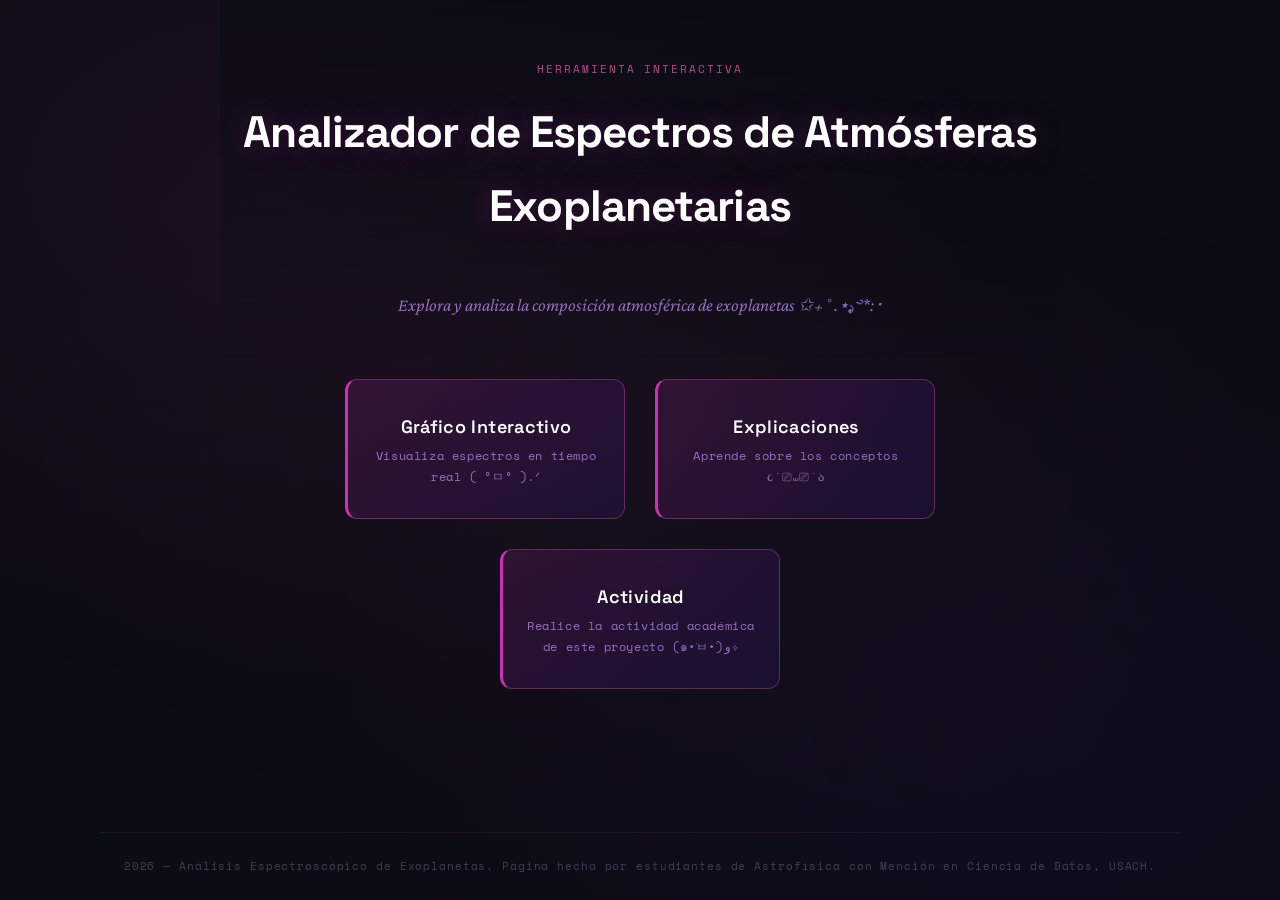
<file: index.html>
<!DOCTYPE html>
<html lang="es">
<head>
    <meta charset="UTF-8">
    <meta name="viewport" content="width=device-width, initial-scale=1.0">
    <link rel="stylesheet" href="parte1.css">
    <title>Analizador de Espectros de Atmósferas Exoplanetarias</title>
    <link rel="preconnect" href="https://fonts.googleapis.com">
    <link rel="preconnect" href="https://fonts.gstatic.com" crossorigin>
    <link href="https://fonts.googleapis.com/css2?family=Crimson+Pro:ital,wght@0,400;0,600;1,400&family=Space+Grotesk:wght@400;500;600;700&family=Space+Mono:wght@400;700&display=swap" rel="stylesheet">
</head>
<body>
    <div class="stars-background"></div>
    
    <header class="main-header">
        <div class="header-content">
            <span class="header-tag">HERRAMIENTA INTERACTIVA</span>
            <h1>Analizador de Espectros de Atmósferas Exoplanetarias</h1>
            <p class="header-sub">Explora y analiza la composición atmosférica de exoplanetas ✩₊˚.⋆.ೃ࿔*:･</p>
        </div>
    </header>
    
    <main class="main-content">
        <div class="contenedor">
            <div class="fila-superior">
                <a href="Gráfico.html" class="card-link"> 
                    <div class="box">
                    
                        <div class="box-content">
                            <span class="box-title">Gráfico Interactivo</span>
                            <span class="box-desc">Visualiza espectros en tiempo real (  °ㅁ° ).ᐟ</span>
                        </div>
                    </div>
                </a>
                <a href="Explicaciones.html" class="card-link">
                    <div class="box">
                    
                        <div class="box-content">
                            <span class="box-title">Explicaciones</span>
                            <span class="box-desc">Aprende sobre los conceptos ૮`⎚⩊⎚´ა</span>
                        </div>
                    </div>
                </a>
            </div>
            <a href="PaperAtmosferas.pdf" target="_blank" class="card-link" id="pdf-link">
                <div class="box">
                    <div class="box-content">
                        <span class="box-title">Actividad</span>
                        <span class="box-desc">Realice la actividad académica de este proyecto (๑•̀ㅂ•́)و✧ </span>
                    </div>
                </div>
            </a>
            
        </div>
    </main>
    
    <footer class="main-footer">
        <p>2026 — Análisis Espectroscópico de Exoplanetas. Página hecha por estudiantes de Astrofísica con Mención en Ciencia de Datos, USACH.</p>
    </footer>
</body>
</html>
</file>
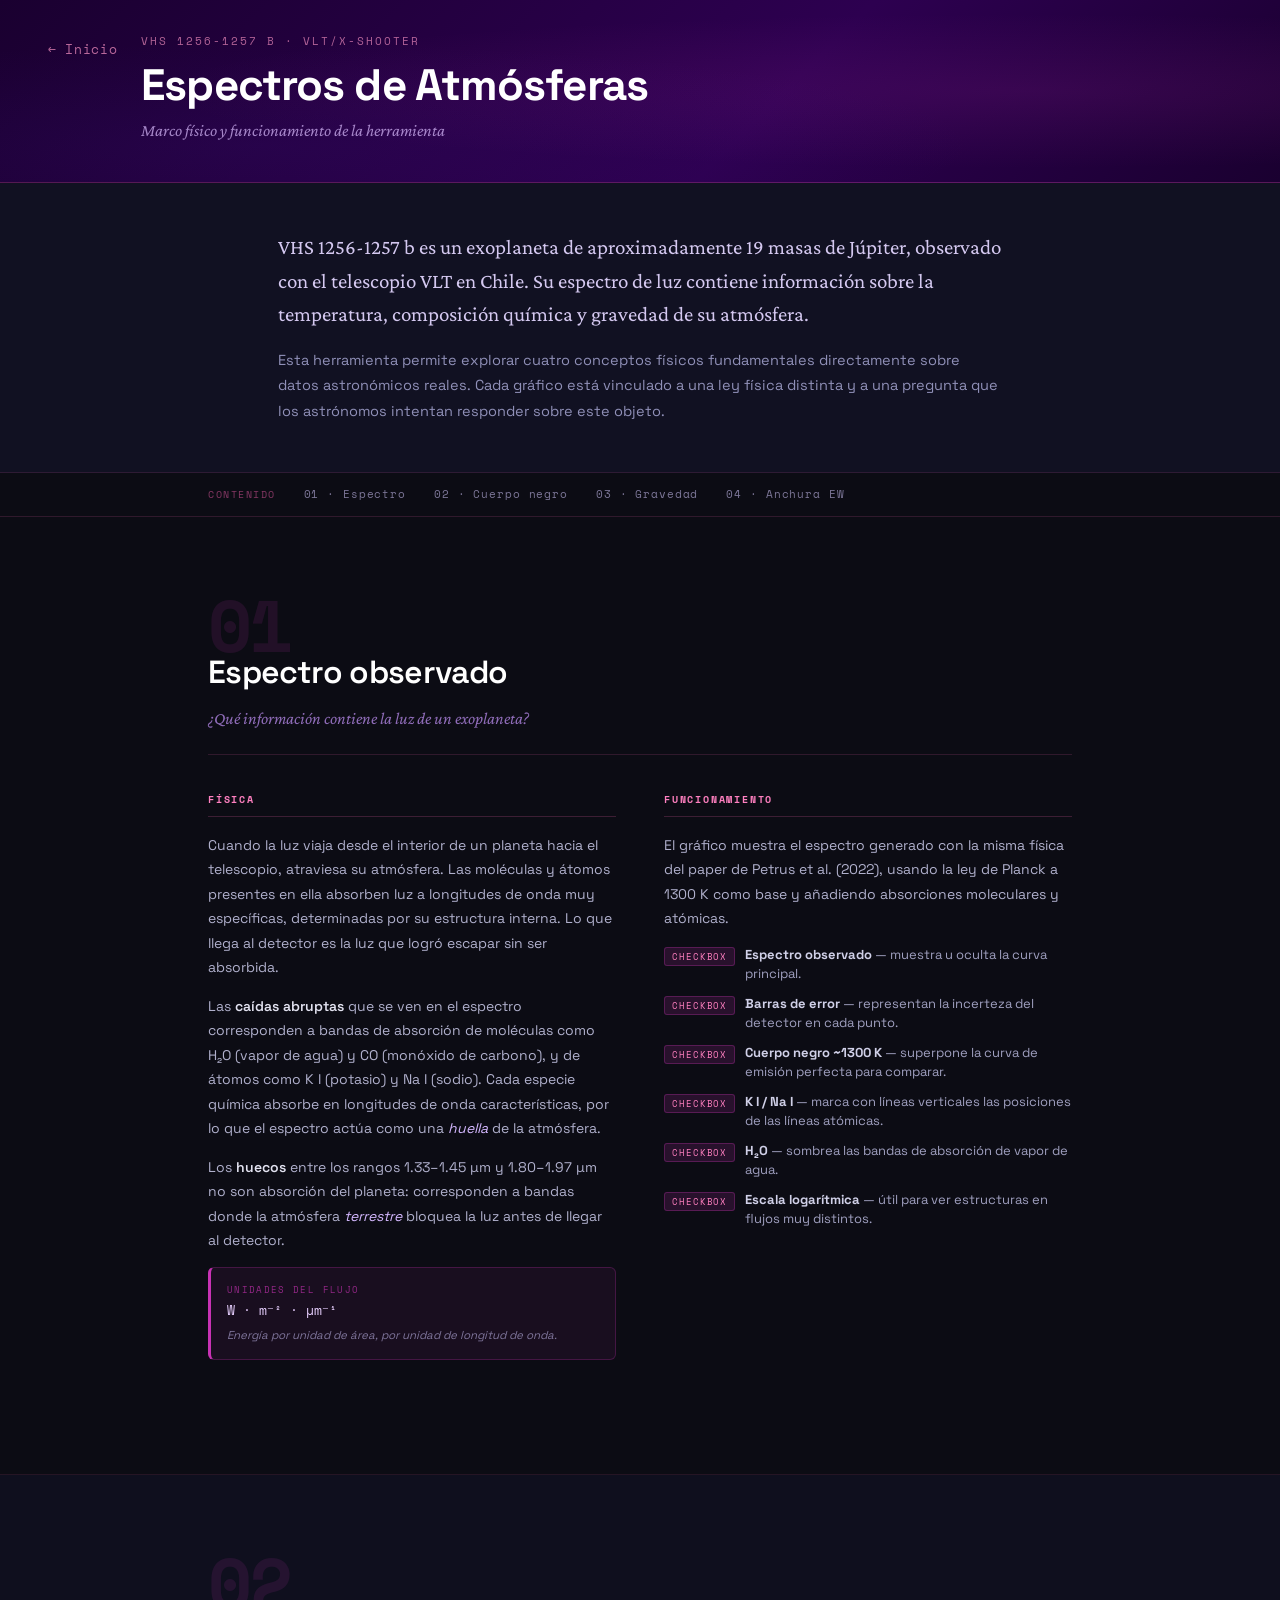
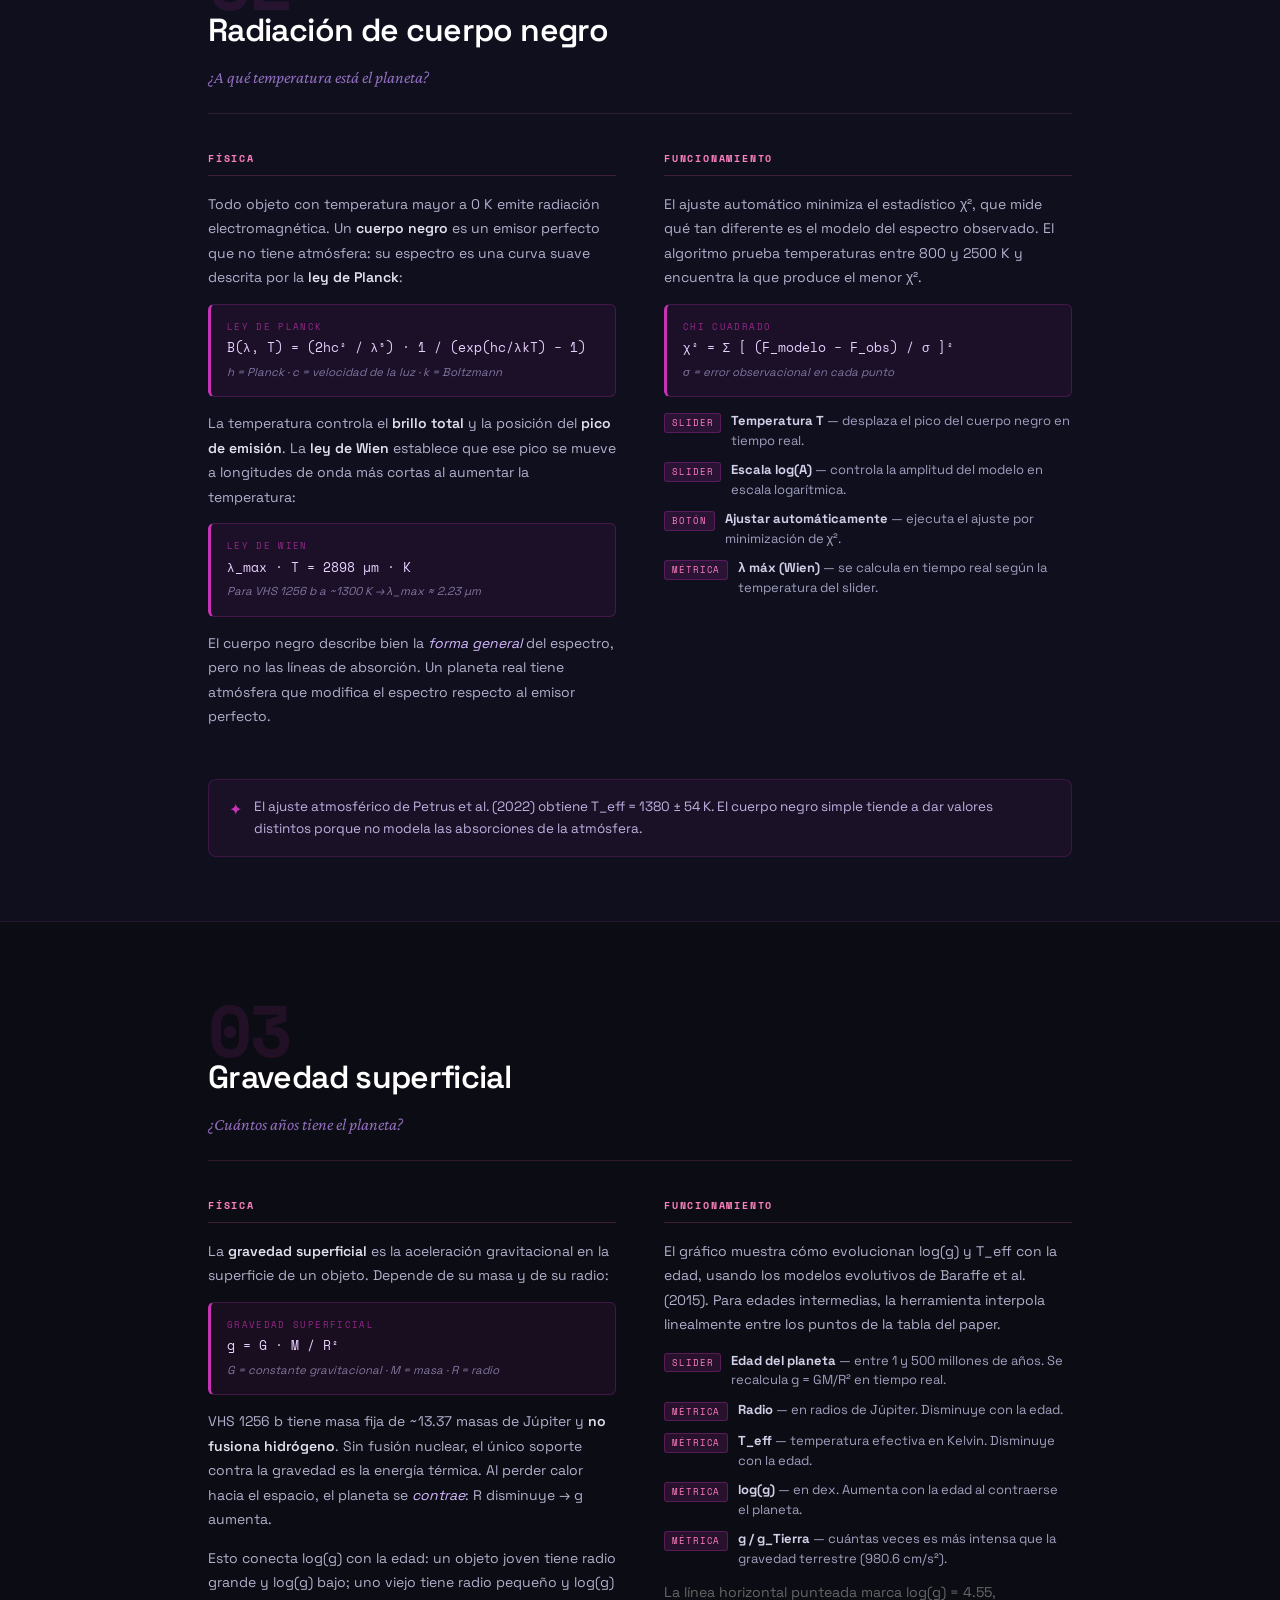
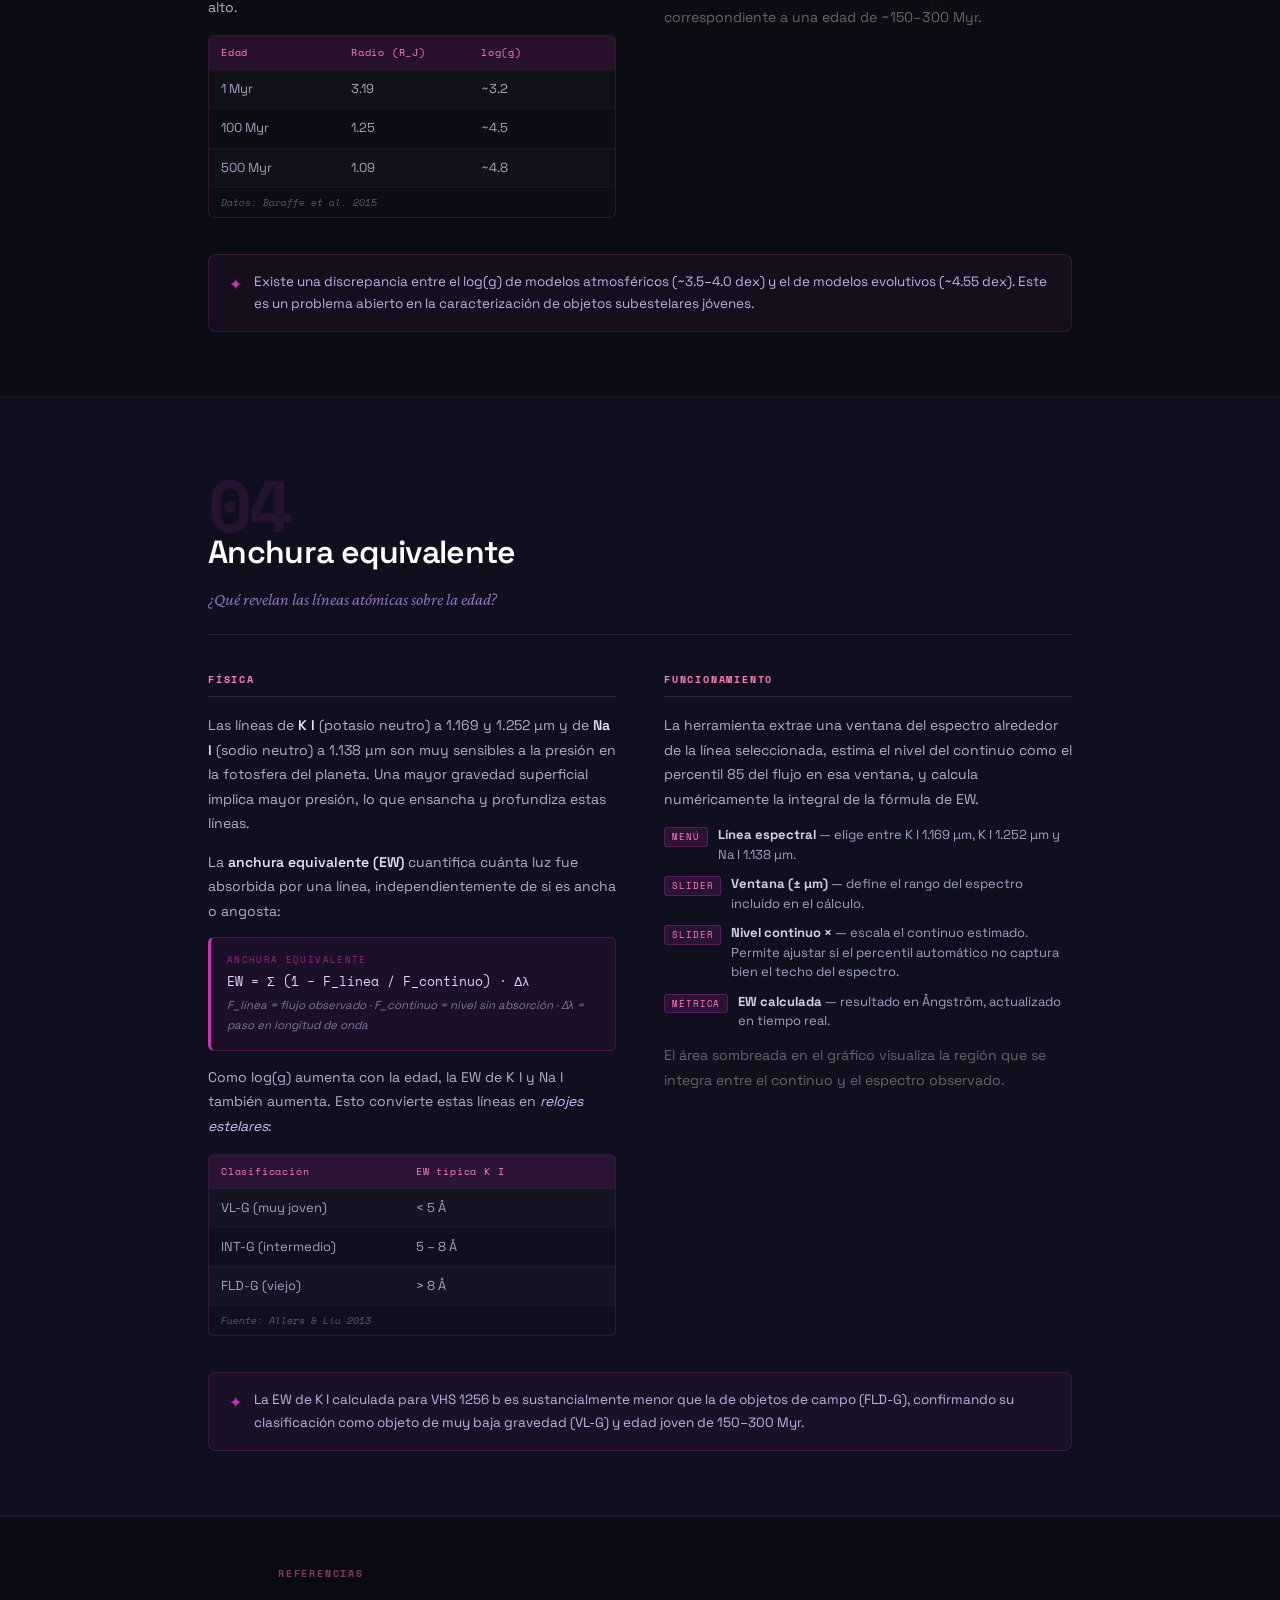
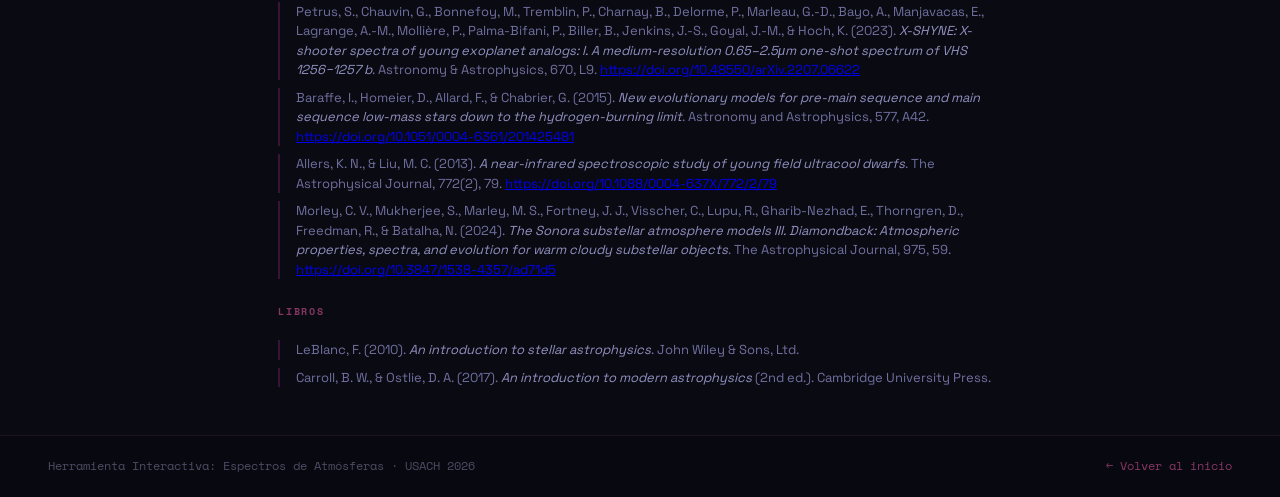
<file: Explicaciones.html>
<!DOCTYPE html>
<html lang="es">
<head>
    <meta charset="UTF-8">
    <meta name="viewport" content="width=device-width, initial-scale=1.0">
    <link rel="stylesheet" href="parte3.css">
    <link href="https://fonts.googleapis.com/css2?family=Space+Grotesk:wght@300;400;500;600;700&family=Crimson+Pro:ital,wght@0,300;0,400;1,300;1,400&family=Space+Mono&display=swap" rel="stylesheet">
    <title>Explicaciones — Espectros de Atmósferas</title>
</head>
<body>

    <header>
        <a href="index.html" class="back-btn">← Inicio </a>
        <div class="header-center">
            <span class="header-tag">VHS 1256-1257 b · VLT/X-Shooter</span>
            <h1 class="header-title">Espectros de Atmósferas</h1>
            <p class="header-sub">Marco físico y funcionamiento de la herramienta</p>
        </div>
    </header>

    <section class="intro">
        <div class="intro-inner">
            <p class="intro-lead">
                VHS 1256-1257 b es un exoplaneta de aproximadamente 19 masas de Júpiter, 
                observado con el telescopio VLT en Chile. Su espectro de luz contiene información 
                sobre la temperatura, composición química y gravedad de su atmósfera.
            </p>
            <p class="intro-body">
                Esta herramienta permite explorar cuatro conceptos físicos fundamentales 
                directamente sobre datos astronómicos reales. Cada gráfico está vinculado a una ley física distinta 
                y a una pregunta que los astrónomos intentan responder sobre este objeto.
            </p>
        </div>
    </section>

    <nav class="toc">
        <div class="toc-inner">
            <span class="toc-label">Contenido</span>
            <a href="#espectro" class="toc-link">01 · Espectro</a>
            <a href="#cuerpo-negro" class="toc-link">02 · Cuerpo negro</a>
            <a href="#gravedad" class="toc-link">03 · Gravedad</a>
            <a href="#ew" class="toc-link">04 · Anchura EW</a>
        </div>
    </nav>

    <!-- espectro -->
    <section class="explicacion" id="espectro">
        <div class="exp-inner">
            <div class="exp-numero">01</div>
            <h2 class="exp-titulo">Espectro observado</h2>
            <p class="exp-pregunta">¿Qué información contiene la luz de un exoplaneta?</p>
            <div class="dos-col">
                <div class="col">
                    <h3 class="col-titulo">Física</h3>
                    <p>Cuando la luz viaja desde el interior de un planeta hacia el telescopio, atraviesa su atmósfera. Las moléculas y átomos presentes en ella absorben luz a longitudes de onda muy específicas, determinadas por su estructura interna. Lo que llega al detector es la luz que logró escapar sin ser absorbida.</p>
                    <p>Las <strong>caídas abruptas</strong> que se ven en el espectro corresponden a bandas de absorción de moléculas como H₂O (vapor de agua) y CO (monóxido de carbono), y de átomos como K I (potasio) y Na I (sodio). Cada especie química absorbe en longitudes de onda características, por lo que el espectro actúa como una <em>huella</em> de la atmósfera.</p>
                    <p>Los <strong>huecos</strong> entre los rangos 1.33–1.45 µm y 1.80–1.97 µm no son absorción del planeta: corresponden a bandas donde la atmósfera <em>terrestre</em> bloquea la luz antes de llegar al detector.</p>
                    <div class="formula-box">
                        <span class="formula-label">Unidades del flujo</span>
                        <span class="formula">W · m⁻² · µm⁻¹</span>
                        <span class="formula-desc">Energía por unidad de área, por unidad de longitud de onda.</span>
                    </div>
                </div>
                <div class="col">
                    <h3 class="col-titulo">Funcionamiento</h3>
                    <p>El gráfico muestra el espectro generado con la misma física del paper de Petrus et al. (2022), usando la ley de Planck a 1300 K como base y añadiendo absorciones moleculares y atómicas.</p>
                    <div class="control-desc">
                        <div class="ctrl-item"><span class="ctrl-badge">checkbox</span><span><strong>Espectro observado</strong> — muestra u oculta la curva principal.</span></div>
                        <div class="ctrl-item"><span class="ctrl-badge">checkbox</span><span><strong>Barras de error</strong> — representan la incerteza del detector en cada punto.</span></div>
                        <div class="ctrl-item"><span class="ctrl-badge">checkbox</span><span><strong>Cuerpo negro ~1300 K</strong> — superpone la curva de emisión perfecta para comparar.</span></div>
                        <div class="ctrl-item"><span class="ctrl-badge">checkbox</span><span><strong>K I / Na I</strong> — marca con líneas verticales las posiciones de las líneas atómicas.</span></div>
                        <div class="ctrl-item"><span class="ctrl-badge">checkbox</span><span><strong>H₂O</strong> — sombrea las bandas de absorción de vapor de agua.</span></div>
                        <div class="ctrl-item"><span class="ctrl-badge">checkbox</span><span><strong>Escala logarítmica</strong> — útil para ver estructuras en flujos muy distintos.</span></div>
                    </div>
                </div>
            </div>
            
        </div>
    </section>

    <!-- cuerpo negro -->
    <section class="explicacion alt" id="cuerpo-negro">
        <div class="exp-inner">
            <div class="exp-numero">02</div>
            <h2 class="exp-titulo">Radiación de cuerpo negro</h2>
            <p class="exp-pregunta">¿A qué temperatura está el planeta?</p>
            <div class="dos-col">
                <div class="col">
                    <h3 class="col-titulo">Física</h3>
                    <p>Todo objeto con temperatura mayor a 0 K emite radiación electromagnética. Un <strong>cuerpo negro</strong> es un emisor perfecto que no tiene atmósfera: su espectro es una curva suave descrita por la <strong>ley de Planck</strong>:</p>
                    <div class="formula-box">
                        <span class="formula-label">Ley de Planck</span>
                        <span class="formula">B(λ, T) = (2hc² / λ⁵) · 1 / (exp(hc/λkT) − 1)</span>
                        <span class="formula-desc">h = Planck · c = velocidad de la luz · k = Boltzmann</span>
                    </div>
                    <p>La temperatura controla el <strong>brillo total</strong> y la posición del <strong>pico de emisión</strong>. La <strong>ley de Wien</strong> establece que ese pico se mueve a longitudes de onda más cortas al aumentar la temperatura:</p>
                    <div class="formula-box">
                        <span class="formula-label">Ley de Wien</span>
                        <span class="formula">λ_max · T = 2898 µm · K</span>
                        <span class="formula-desc">Para VHS 1256 b a ~1300 K → λ_max ≈ 2.23 µm</span>
                    </div>
                    <p>El cuerpo negro describe bien la <em>forma general</em> del espectro, pero no las líneas de absorción. Un planeta real tiene atmósfera que modifica el espectro respecto al emisor perfecto.</p>
                </div>
                <div class="col">
                    <h3 class="col-titulo">Funcionamiento</h3>
                    <p>El ajuste automático minimiza el estadístico χ², que mide qué tan diferente es el modelo del espectro observado. El algoritmo prueba temperaturas entre 800 y 2500 K y encuentra la que produce el menor χ².</p>
                    <div class="formula-box">
                        <span class="formula-label">Chi cuadrado</span>
                        <span class="formula">χ² = Σ [ (F_modelo − F_obs) / σ ]²</span>
                        <span class="formula-desc">σ = error observacional en cada punto</span>
                    </div>
                    <div class="control-desc">
                        <div class="ctrl-item"><span class="ctrl-badge">slider</span><span><strong>Temperatura T</strong> — desplaza el pico del cuerpo negro en tiempo real.</span></div>
                        <div class="ctrl-item"><span class="ctrl-badge">slider</span><span><strong>Escala log(A)</strong> — controla la amplitud del modelo en escala logarítmica.</span></div>
                        <div class="ctrl-item"><span class="ctrl-badge">botón</span><span><strong>Ajustar automáticamente</strong> — ejecuta el ajuste por minimización de χ².</span></div>
                        <div class="ctrl-item"><span class="ctrl-badge">métrica</span><span><strong>λ máx (Wien)</strong> — se calcula en tiempo real según la temperatura del slider.</span></div>
                    </div>
                </div>
            </div>
            <div class="dato-clave">
                <span class="dato-icon">✦</span>
                El ajuste atmosférico de Petrus et al. (2022) obtiene T_eff = 1380 ± 54 K. El cuerpo negro simple tiende a dar valores distintos porque no modela las absorciones de la atmósfera.
            </div>
        </div>
    </section>

    <!-- gravedad -->
    <section class="explicacion" id="gravedad">
        <div class="exp-inner">
            <div class="exp-numero">03</div>
            <h2 class="exp-titulo">Gravedad superficial</h2>
            <p class="exp-pregunta">¿Cuántos años tiene el planeta?</p>
            <div class="dos-col">
                <div class="col">
                    <h3 class="col-titulo">Física</h3>
                    <p>La <strong>gravedad superficial</strong> es la aceleración gravitacional en la superficie de un objeto. Depende de su masa y de su radio:</p>
                    <div class="formula-box">
                        <span class="formula-label">Gravedad superficial</span>
                        <span class="formula">g = G · M / R²</span>
                        <span class="formula-desc">G = constante gravitacional · M = masa · R = radio</span>
                    </div>
                    <p>VHS 1256 b tiene masa fija de ~13.37 masas de Júpiter y <strong>no fusiona hidrógeno</strong>. Sin fusión nuclear, el único soporte contra la gravedad es la energía térmica. Al perder calor hacia el espacio, el planeta se <em>contrae</em>: R disminuye → g aumenta.</p>
                    <p>Esto conecta log(g) con la edad: un objeto joven tiene radio grande y log(g) bajo; uno viejo tiene radio pequeño y log(g) alto.</p>
                    <div class="tabla-simple">
                        <div class="tabla-header"><span>Edad</span><span>Radio (R_J)</span><span>log(g)</span></div>
                        <div class="tabla-fila"><span>1 Myr</span><span>3.19</span><span>~3.2</span></div>
                        <div class="tabla-fila"><span>100 Myr</span><span>1.25</span><span>~4.5</span></div>
                        <div class="tabla-fila"><span>500 Myr</span><span>1.09</span><span>~4.8</span></div>
                        <div class="tabla-note">Datos: Baraffe et al. 2015</div>
                    </div>
                </div>
                <div class="col">
                    <h3 class="col-titulo">Funcionamiento</h3>
                    <p>El gráfico muestra cómo evolucionan log(g) y T_eff con la edad, usando los modelos evolutivos de Baraffe et al. (2015). Para edades intermedias, la herramienta interpola linealmente entre los puntos de la tabla del paper.</p>
                    <div class="control-desc">
                        <div class="ctrl-item"><span class="ctrl-badge">slider</span><span><strong>Edad del planeta</strong> — entre 1 y 500 millones de años. Se recalcula g = GM/R² en tiempo real.</span></div>
                        <div class="ctrl-item"><span class="ctrl-badge">métrica</span><span><strong>Radio</strong> — en radios de Júpiter. Disminuye con la edad.</span></div>
                        <div class="ctrl-item"><span class="ctrl-badge">métrica</span><span><strong>T_eff</strong> — temperatura efectiva en Kelvin. Disminuye con la edad.</span></div>
                        <div class="ctrl-item"><span class="ctrl-badge">métrica</span><span><strong>log(g)</strong> — en dex. Aumenta con la edad al contraerse el planeta.</span></div>
                        <div class="ctrl-item"><span class="ctrl-badge">métrica</span><span><strong>g / g_Tierra</strong> — cuántas veces es más intensa que la gravedad terrestre (980.6 cm/s²).</span></div>
                    </div>
                    <p style="margin-top:12px;font-size:0.88rem;color:#666;">La línea horizontal punteada marca log(g) = 4.55, correspondiente a una edad de ~150–300 Myr.</p>
                </div>
            </div>
            <div class="dato-clave">
                <span class="dato-icon">✦</span>
                Existe una discrepancia entre el log(g) de modelos atmosféricos (~3.5–4.0 dex) y el de modelos evolutivos (~4.55 dex). Este es un problema abierto en la caracterización de objetos subestelares jóvenes.
            </div>
        </div>
    </section>

    <!-- anchura -->
    <section class="explicacion alt" id="ew">
        <div class="exp-inner">
            <div class="exp-numero">04</div>
            <h2 class="exp-titulo">Anchura equivalente</h2>
            <p class="exp-pregunta">¿Qué revelan las líneas atómicas sobre la edad?</p>
            <div class="dos-col">
                <div class="col">
                    <h3 class="col-titulo">Física</h3>
                    <p>Las líneas de <strong>K I</strong> (potasio neutro) a 1.169 y 1.252 µm y de <strong>Na I</strong> (sodio neutro) a 1.138 µm son muy sensibles a la presión en la fotosfera del planeta. Una mayor gravedad superficial implica mayor presión, lo que ensancha y profundiza estas líneas.</p>
                    <p>La <strong>anchura equivalente (EW)</strong> cuantifica cuánta luz fue absorbida por una línea, independientemente de si es ancha o angosta:</p>
                    <div class="formula-box">
                        <span class="formula-label">Anchura equivalente</span>
                        <span class="formula">EW = Σ (1 − F_línea / F_continuo) · Δλ</span>
                        <span class="formula-desc">F_línea = flujo observado · F_continuo = nivel sin absorción · Δλ = paso en longitud de onda</span>
                    </div>
                    <p>Como log(g) aumenta con la edad, la EW de K I y Na I también aumenta. Esto convierte estas líneas en <em>relojes estelares</em>:</p>
                    <div class="tabla-simple">
                        <div class="tabla-header"><span>Clasificación</span><span>EW típica K I</span></div>
                        <div class="tabla-fila"><span>VL-G (muy joven)</span><span>&lt; 5 Å</span></div>
                        <div class="tabla-fila"><span>INT-G (intermedio)</span><span>5 – 8 Å</span></div>
                        <div class="tabla-fila"><span>FLD-G (viejo)</span><span>&gt; 8 Å</span></div>
                        <div class="tabla-note">Fuente: Allers & Liu 2013</div>
                    </div>
                </div>
                <div class="col">
                    <h3 class="col-titulo">Funcionamiento</h3>
                    <p>La herramienta extrae una ventana del espectro alrededor de la línea seleccionada, estima el nivel del continuo como el percentil 85 del flujo en esa ventana, y calcula numéricamente la integral de la fórmula de EW.</p>
                    <div class="control-desc">
                        <div class="ctrl-item"><span class="ctrl-badge">menú</span><span><strong>Línea espectral</strong> — elige entre K I 1.169 µm, K I 1.252 µm y Na I 1.138 µm.</span></div>
                        <div class="ctrl-item"><span class="ctrl-badge">slider</span><span><strong>Ventana (± µm)</strong> — define el rango del espectro incluido en el cálculo.</span></div>
                        <div class="ctrl-item"><span class="ctrl-badge">slider</span><span><strong>Nivel continuo ×</strong> — escala el continuo estimado. Permite ajustar si el percentil automático no captura bien el techo del espectro.</span></div>
                        <div class="ctrl-item"><span class="ctrl-badge">métrica</span><span><strong>EW calculada</strong> — resultado en Ångström, actualizado en tiempo real.</span></div>
                    </div>
                    <p style="margin-top:12px;font-size:0.88rem;color:#666;">El área sombreada en el gráfico visualiza la región que se integra entre el continuo y el espectro observado.</p>
                </div>
            </div>
            <div class="dato-clave">
                <span class="dato-icon">✦</span>
                La EW de K I calculada para VHS 1256 b es sustancialmente menor que la de objetos de campo (FLD-G), confirmando su clasificación como objeto de muy baja gravedad (VL-G) y edad joven de 150–300 Myr.
            </div>
        </div>
    </section>

    <!-- referencias -->
    <section class="referencias">
        <div class="ref-inner">
            <h3 class="ref-titulo">Referencias</h3>
            <ul class="ref-lista">
                <li>Petrus, S., Chauvin, G., Bonnefoy, M., Tremblin, P., Charnay, B., Delorme, P., Marleau, G.-D., Bayo, A., Manjavacas, E., Lagrange, A.-M., Mollière, P., Palma-Bifani, P., Biller, B., Jenkins, J.-S., Goyal, J.-M., & Hoch, K. (2023). <em>X-SHYNE: X-shooter spectra of young exoplanet analogs: I. A medium-resolution 0.65–2.5μm one-shot spectrum of VHS 1256−1257 b</em>. Astronomy & Astrophysics, 670, L9. <a href="https://doi.org/10.48550/arXiv.2207.06622" target="_blank">https://doi.org/10.48550/arXiv.2207.06622</a></li>
                <li>Baraffe, I., Homeier, D., Allard, F., & Chabrier, G. (2015). <em>New evolutionary models for pre-main sequence and main sequence low-mass stars down to the hydrogen-burning limit</em>. Astronomy and Astrophysics, 577, A42. <a href="https://doi.org/10.1051/0004-6361/201425481" target="_blank">https://doi.org/10.1051/0004-6361/201425481</a></li>
                <li>Allers, K. N., & Liu, M. C. (2013). <em>A near-infrared spectroscopic study of young field ultracool dwarfs</em>. The Astrophysical Journal, 772(2), 79. <a href="https://doi.org/10.1088/0004-637X/772/2/79" target="_blank">https://doi.org/10.1088/0004-637X/772/2/79</a></li>
                <li>Morley, C. V., Mukherjee, S., Marley, M. S., Fortney, J. J., Visscher, C., Lupu, R., Gharib-Nezhad, E., Thorngren, D., Freedman, R., & Batalha, N. (2024). <em>The Sonora substellar atmosphere models III. Diamondback: Atmospheric properties, spectra, and evolution for warm cloudy substellar objects</em>. The Astrophysical Journal, 975, 59. <a href="https://doi.org/10.3847/1538-4357/ad71d5" target="_blank">https://doi.org/10.3847/1538-4357/ad71d5</a></li>
            </ul>
            <h3 class="ref-titulo" style="margin-top: 24px;">Libros</h3>
            <ul class="ref-lista">
                <li>LeBlanc, F. (2010). <em>An introduction to stellar astrophysics</em>. John Wiley & Sons, Ltd.</li>
                <li>Carroll, B. W., & Ostlie, D. A. (2017). <em>An introduction to modern astrophysics</em> (2nd ed.). Cambridge University Press.</li>
            </ul>
        </div>
    </section>

    <footer>
        <span>Herramienta Interactiva: Espectros de Atmósferas · USACH 2026</span>
        <a href="index.html">← Volver al inicio</a>
    </footer>

</body>
</html>
</file>
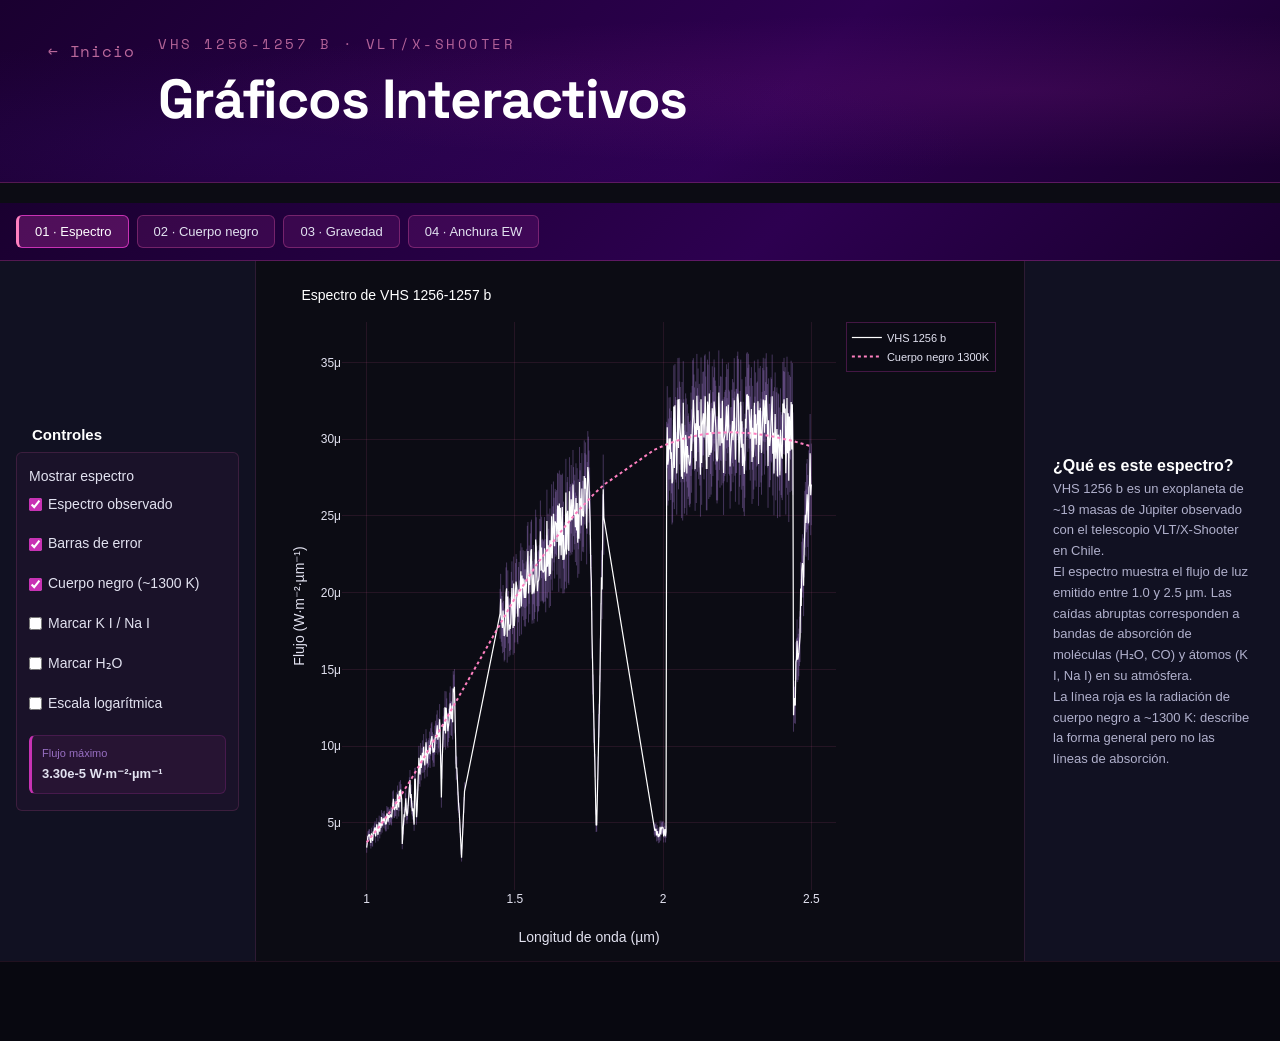
<file: Gráfico.html>
<!DOCTYPE html>
<html lang="es">
<head>
    <meta charset="UTF-8">
    <meta name="viewport" content="width=device-width, initial-scale=1.0">
    <link rel="stylesheet" type="text/css" href="parte2.css">
    <link rel="preconnect" href="https://fonts.googleapis.com">
    <link rel="preconnect" href="https://fonts.gstatic.com" crossorigin>
    <link href="https://fonts.googleapis.com/css2?family=Crimson+Pro:ital,wght@0,400;0,600;1,400&family=Space+Grotesk:wght@400;500;600;700&family=Space+Mono:wght@400;700&display=swap" rel="stylesheet">
    <script src="https://cdn.plot.ly/plotly-2.27.0.min.js"></script>
    <title>Gráfico interactivo</title>
    <style>
        /* tabs para cambiar entre los 4 gráficos */
        .tabs {
            display: flex;
            gap: 8px;
            padding: 12px 16px;
            background: linear-gradient(135deg, #1a0030 0%, #2d0050 60%, #1a0030 100%);
            border-bottom: 1px solid rgba(255,100,180,0.25);
        }
        .tab-btn {
            background: rgba(200,50,180,0.15);
            color: #e2e2f0;
            border: 1px solid rgba(255,100,180,0.3);
            padding: 8px 16px;
            border-radius: 6px;
            cursor: pointer;
            font-family: Arial, Helvetica, sans-serif;
            font-size: 13px;
            transition: all 0.3s;
        }
        .tab-btn:hover { 
            background: rgba(200,50,180,0.25); 
            border-color: rgba(255,100,180,0.5);
            color: #ff80c0;
        }
        .tab-btn.active { 
            background: rgba(200,50,180,0.3); 
            border-color: #c832b4;
            border-left: 3px solid #ff80c0;
            color: #ffffff;
        }

        /* panel de cada gráfico */
        .tab-panel { display: none; }
        .tab-panel.active { display: block; }

        /* sliders */
        .slider-group {
            display: flex;
            flex-direction: column;
            gap: 12px;
            padding: 12px;
            background: rgba(200,50,180,0.05);
            border: 1px solid rgba(255,100,180,0.15);
            border-radius: 6px;
        }
        .ctrl{
            display: flex;
            flex-direction: column;
            align-items: flex-start;
            white-space: nowrap;
        }
        .ctrl label {
            display: flex;
            align-items: center;
            gap: 6px;
            color: #e2e2f0;
            font-family: Arial, Helvetica, sans-serif;
            font-size: 14px;
            margin-bottom: 4px;
        }
        .ctrl input[type=range] {
            width: 100%;
            accent-color: #c832b4;
        }
        .ctrl .val {
            color: #d4b8ff;
            font-size: 13px;
            font-family: Arial, Helvetica, sans-serif;
            margin-top: 2px;
        }
        .ctrl input[type=checkbox] { accent-color: #c832b4; }
        .ctrl select {
            width: 100%;
            background: #1a1a2e;
            color: #e2e2f0;
            border: 1px solid rgba(255,100,180,0.3);
            padding: 8px;
            border-radius: 4px;
            font-family: Arial, Helvetica, sans-serif;
            font-size: 13px;
        }
        .ctrl select option {
            background: #1a1a2e;
            color: #e2e2f0;
        }

        /* métricas pequeñas */
        .metric-mini {
            background: rgba(200,50,180,0.08);
            border: 1px solid rgba(200,50,180,0.2);
            border-left: 3px solid #c832b4;
            border-radius: 6px;
            padding: 8px 10px;
            margin: 4px 0;
            color: #e2e2f0;
            font-family: Arial, Helvetica, sans-serif;
            font-size: 13px;
        }
        .metric-mini span {
            color: rgba(200,150,255,0.7);
            font-size: 11px;
            display: block;
            font-family: Arial, Helvetica, sans-serif;
        }

        /* gráfico ocupa el .content */
        .plot-div {
            width: 100%;
            height: 100%;
        }

        /* texto lateral derecho */
        .izquierda h2 {
            color: #ffffff;
            font-family: Arial, Helvetica, sans-serif;
            font-size: 16px;
            font-weight: bold;
            padding: 0 12px;
        }
        .izquierda p {
            color: #b0b0cc;
            font-family: Arial, Helvetica, sans-serif;
            font-size: 13px;
            padding: 0 12px;
            line-height: 1.6;
        }
        .izquierda p em {
            color: #d4b8ff;
        }

        /* sidebar h1 */
        .sidebar h1 {
            color: #ffffff;
            font-family: Arial, Helvetica, sans-serif;
            font-size: 15px;
            font-weight: bold;
            padding: 12px 16px 4px;
            margin: 0;
        }
        /* Paneles de informacion con las checkbox*/
        .info-panel{
            width:100%;
            background: rgba(200,50,180,0.1);
            color: #e2e2f0;
            padding: 18px 24px;
            box-sizing: border-box;
            font-family: Arial, Helvetica, sans-serif;
            border-top: 1px solid rgba(255,100,180,0.3);
            border-bottom: 1px solid rgba(255,100,180,0.3);
        }
        .info-panel h3{
            margin: 0 0 10px 0;
            color: #ff80c0;
            font-size: 18px;
            font-family: Arial, Helvetica, sans-serif;
            font-weight: bold;
        }
        .info-panel p{
            margin: 0;
            line-height: 1.6;
            font-size: 14px;
            color: #d4c8f0;
        }

        .back-btn {
            color: rgba(255,150,200,0.7);
            text-decoration: none;
            font-size: 16px;
            font-family: 'Space Mono', monospace;
            letter-spacing: 0.05em;
            margin-top: 6px;
            flex-shrink: 0;
            transition: color 0.2s;
        }
        .back-btn:hover { color: #ff80c0; }

        .header {
            background: linear-gradient(135deg, #1a0030 0%, #2d0050 60%, #1a0030 100%);
            border-bottom: 1px solid rgba(255,100,180,0.25);
            padding: 32px 48px 50px !important;
            display: flex !important;
            align-items: flex-start;
            gap: 24px;
            position: relative;
            overflow: hidden;
            height: auto !important;
            float: none !important;
            font-size: 15px !important;
            font-family: 'Space Grotesk', sans-serif !important;
            font-weight: 400 !important;
            color: #e2e2f0 !important;
            letter-spacing: normal !important;
        }

        .header::before {
            content: '';
            position: absolute;
            inset: 0;
            background:
                radial-gradient(ellipse at 80% 50%, rgba(200,50,180,0.12) 0%, transparent 60%),
                radial-gradient(ellipse at 20% 80%, rgba(80,30,180,0.10) 0%, transparent 50%);
            pointer-events: none;
        }

        .header-center {
            flex: 1;
            position: relative;
        }

        .header-tag {
            font-family: 'Space Mono', monospace;
            font-size: 14px;
            letter-spacing: 0.18em;
            text-transform: uppercase;
            color: rgba(255,150,200,0.65);
            display: block;
            margin-bottom: 10px;
        }

        .header-title {
            font-family: 'Space Grotesk', sans-serif;
            font-size: clamp(35px, 6vw, 55px);
            font-weight: 700;
            color: #ffffff;
            letter-spacing: -0.02em;
            line-height: 1.2;
        }

        .tabs {
            margin-top: 20px;
        }
    </style>
</head>
<body>

    <div class="header">
        <a href="index.html" class="back-btn">← Inicio </a>
        <div class="header-center">
            <span class="header-tag">VHS 1256-1257 b · VLT/X-Shooter</span>
            <h1 class="header-title">Gráficos Interactivos</h1>
        </div>
    </div>

    <!-- tabs de navegación entre los gráficos -->
    <div class="tabs">
        <button class="tab-btn active" onclick="switchTab(0, this)">01 · Espectro</button>
        <button class="tab-btn" onclick="switchTab(1, this)">02 · Cuerpo negro</button>
        <button class="tab-btn" onclick="switchTab(2, this)">03 · Gravedad</button>
        <button class="tab-btn" onclick="switchTab(3, this)">04 · Anchura EW</button>
    </div>

    <!-- ESPECTRO OBSERVADO -->
    <div class="tab-panel active" id="panel-0">
        <div class="sidebar">
            <h1>Controles</h1>
            <div class="slider-group">
                <div class="ctrl">
                    <label>Mostrar espectro</label>
                    <label><input type="checkbox" id="p0-obs" checked onchange="upd0()"> Espectro observado</label>
                </div>
                <div class="ctrl">
                    <label><input type="checkbox" id="p0-err" checked onchange="upd0()"> Barras de error</label>
                </div>
                <div class="ctrl">
                    <label><input type="checkbox" id="p0-bb" checked onchange="upd0()"> Cuerpo negro (~1300 K)</label>
                </div>
                <div class="ctrl">
                    <label><input type="checkbox" id="p0-ki" onchange="upd0()"> Marcar K I / Na I</label>
                </div>
                <div class="ctrl">
                    <label><input type="checkbox" id="p0-h2o" onchange="upd0()"> Marcar H₂O</label>
                </div>
                <div class="ctrl">
                    <label><input type="checkbox" id="p0-log" onchange="upd0()"> Escala logarítmica</label>
                </div>
                <div class="metric-mini"><span>Flujo máximo</span><strong id="p0-maxf">—</strong></div>
            </div>
        </div>

        <div id="info-panel-0" class="info-panel" style="display:none;">
            <h3 id="info-title-0"></h3>
            <p id="info-text-0"></p>
        </div>

        <div class="content">
            <div id="plot0" class="plot-div"></div>
        </div>

        <div class="izquierda">
            <h2>¿Qué es este espectro?</h2>
            <p>VHS 1256 b es un exoplaneta de ~19 masas de Júpiter observado con el telescopio VLT/X-Shooter en Chile.</p>
            <p>El espectro muestra el flujo de luz emitido entre 1.0 y 2.5 µm. Las caídas abruptas corresponden a bandas de absorción de moléculas (H₂O, CO) y átomos (K I, Na I) en su atmósfera.</p>
            <p>La línea roja es la radiación de cuerpo negro a ~1300 K: describe la forma general pero no las líneas de absorción.</p>
        </div>

        <div class="footer"></div>
    </div>

    <!-- GRÁFICO 1: cuerpo negro y sliders -->
    <div class="tab-panel" id="panel-1">
        <div class="sidebar">
            <h1>Parámetros</h1>
            <div class="slider-group">
                <div class="ctrl">
                    <label>Temperatura T</label>
                    <input type="range" id="p1-T" min="800" max="2500" step="50" value="1300" oninput="upd1()">
                    <div class="val" id="p1-Tv">1300 K</div>
                </div>
                <div class="ctrl">
                    <label>Escala log(A)</label>
                    <input type="range" id="p1-A" min="-17" max="-14" step="0.1" value="-15.3" oninput="upd1()">
                    <div class="val" id="p1-Av">-15.3</div>
                </div>
                <div class="ctrl">
                    <label><input type="checkbox" id="p1-obs" checked onchange="upd1()"> Espectro observado</label>
                </div>
                <div class="ctrl">
                    <label><input type="checkbox" id="p1-fit" onchange="upd1()"> Mostrar ajuste χ²</label>
                </div>
                <button onclick="fitBB()" style="background:rgba(200,50,180,0.2);color:#ff80c0;border:1px solid rgba(255,100,180,0.4);padding:10px;border-radius:6px;width:100%;cursor:pointer;font-family:Arial,Helvetica,sans-serif;font-size:13px;margin-top:4px;transition:all 0.3s;">
                    ▶ Ajustar automáticamente
                </button>
                <div class="metric-mini"><span>λ máx (Wien)</span><strong id="p1-wien">—</strong></div>
                <div class="metric-mini"><span>T ajustada</span><strong id="p1-Tfit">—</strong></div>
                <div class="metric-mini"><span>χ² reducido</span><strong id="p1-chi2">—</strong></div>
            </div>
        </div>

        <div class="content">
            <div id="plot1" class="plot-div"></div>
        </div>

        <div class="izquierda">
            <h2>Ley de Planck</h2>
            <p>Todo objeto con temperatura T emite radiación. La distribución de Planck describe un emisor perfecto:</p>
            <p><em>B(λ,T) = (2hc²/λ⁵) / (exp(hc/λkT) − 1) × A</em></p>
            <h2>Ley de Wien</h2>
            <p>El pico de emisión se desplaza a longitudes de onda más cortas al aumentar T:</p>
            <p><em>λ_max · T = 2898 µm·K</em></p>
            <p>Mueve el slider de temperatura y observa cómo se desplaza la cúspide del cuerpo negro.</p>
        </div>

        <div class="footer"></div>
    </div>

    <!-- GRÁFICO 2: gravedad superficial -->
    <div class="tab-panel" id="panel-2">
        <div class="sidebar">
            <h1>Parámetros</h1>
            <div class="slider-group">
                <div class="ctrl">
                    <label>Edad del planeta</label>
                    <input type="range" id="p2-age" min="1" max="500" step="1" value="100" oninput="upd2()">
                    <div class="val" id="p2-agev">100 Myr</div>
                </div>
                <div class="metric-mini"><span>Radio (R_J)</span><strong id="p2-R">—</strong></div>
                <div class="metric-mini"><span>T_eff (K)</span><strong id="p2-T">—</strong></div>
                <div class="metric-mini"><span>g (cm/s²)</span><strong id="p2-g">—</strong></div>
                <div class="metric-mini"><span>log(g) [dex]</span><strong id="p2-lg">—</strong></div>
                <div class="metric-mini"><span>g / g_Tierra</span><strong id="p2-ratio">—</strong></div>
            </div>
        </div>

        <div class="content">
            <div id="plot2" class="plot-div"></div>
        </div>

        <div class="izquierda">
            <h2>Gravedad y edad</h2>
            <p>La gravedad superficial se define como:</p>
            <p><em>g = GM/R²</em></p>
            <p>VHS 1256 b no fusiona hidrógeno. Pierde energía térmica y se contrae con el tiempo: R decrece → g aumenta.</p>
            <p>Medir log(g) equivale a estimar indirectamente la edad del planeta.</p>
            <p>Datos evolutivos de Baraffe et al. 2015.</p>
        </div>

        <div class="footer"></div>
    </div>

    <!-- GRÁFICO 3: anchura equivalente -->
    <div class="tab-panel" id="panel-3">
        <div class="sidebar">
            <h1>Parámetros</h1>
            <div class="slider-group">
                <div class="ctrl">
                    <label>Línea espectral</label>
                    <select id="p3-line" onchange="upd3()">
                        <option value="ki1169">K I — 1.169 µm</option>
                        <option value="ki1252">K I — 1.252 µm</option>
                        <option value="nai1138">Na I — 1.138 µm</option>
                    </select>
                </div>
                <div class="ctrl">
                    <label>Ventana (± µm)</label>
                    <input type="range" id="p3-win" min="0.003" max="0.030" step="0.001" value="0.012" oninput="upd3()">
                    <div class="val" id="p3-winv">0.012 µm</div>
                </div>
                <div class="ctrl">
                    <label>Nivel continuo ×</label>
                    <input type="range" id="p3-cont" min="0.5" max="2.0" step="0.05" value="1.0" oninput="upd3()">
                    <div class="val" id="p3-contv">1.00</div>
                </div>
                <div class="metric-mini"><span>EW calculada</span><strong id="p3-ew">—</strong></div>
                <div class="metric-mini"><span>EW típica VL-G (joven)</span><strong>&lt; 5 Å</strong></div>
                <div class="metric-mini"><span>EW típica FLD-G (viejo)</span><strong>&gt; 8 Å</strong></div>
            </div>
        </div>

        <div class="content">
            <div id="plot3" class="plot-div"></div>
        </div>

        <div class="izquierda">
            <h2>Anchura equivalente</h2>
            <p>La EW mide la luz absorbida por una línea espectral:</p>
            <p><em>EW = Σ (1 − F_línea/F_cont) · Δλ</em></p>
            <p>Las líneas K I (1.169, 1.252 µm) y Na I (1.138 µm) son más fuertes en objetos con mayor gravedad superficial, por lo que son trazadores de la edad.</p>
            <p>Fuente: Allers &amp; Liu 2013.</p>
        </div>

        <div class="footer"></div>
    </div>

    <script>

    // CONSTANTES FÍSICAS
    const H=6.626e-34, C=2.998e8, KB=1.381e-23;
    const GC=6.674e-8, MJUP=1.898e30, RJUP=6.9911e9;

    // GENERAR ESPECTRO SINTÉTICO
    function rng(seed){ let s=seed; return ()=>{ s=(s^(s<<13)); s=(s^(s>>17)); s=(s^(s<<5)); return (s>>>0)/4294967296; }; }

    function genSpec(){
        const r=rng(42), wav=[], flx=[], err=[];
        const ranges=[[1.00,1.33],[1.45,1.80],[1.97,2.50]];
        for(const [a,b] of ranges) for(let w=a; w<=b+1e-9; w+=0.002) wav.push(+w.toFixed(3));
        const T0=1300, A0=2.0e-15;
        for(const w of wav){
            const wm=w*1e-6;
            let bb=A0*(2*H*C*C/Math.pow(wm,5))/(Math.exp(Math.min(H*C/(wm*KB*T0),700))-1);
            let h2o=1;
            if(w>=1.12&&w<=1.16) h2o=0.55+0.45*Math.sin(Math.PI*(w-1.12)/0.04);
            if(w>=1.30&&w<=1.35) h2o=Math.min(h2o,0.2+0.8*Math.abs((w-1.32)/0.03));
            if(w>=1.75&&w<=1.80) h2o=0.15+0.85*Math.abs((w-1.775)/0.025);
            if(w>=1.95&&w<=2.01) h2o=0.15;
            if(w>=2.44&&w<=2.50) h2o=0.4+0.6*(w-2.44)/0.06;
            const ki1=Math.exp(-Math.pow((w-1.169)/0.003,2))*0.40;
            const ki2=Math.exp(-Math.pow((w-1.252)/0.003,2))*0.35;
            const nai=Math.exp(-Math.pow((w-1.138)/0.004,2))*0.28;
            let f=bb*h2o*(1-ki1-ki2-nai);
            f=Math.max(f,0);
            const e=Math.abs(f)*0.09+A0*0.04;
            flx.push(f+(r()-0.5)*2*e);
            err.push(e);
        }
        return {wav,flx,err};
    }

    const D=genSpec();
    const WAV=D.wav, FLX=D.flx, ERR=D.err;

    function bbFlux(wavArr, T, A){
        return wavArr.map(w=>{
            const wm=w*1e-6;
            const v=A*(2*H*C*C/Math.pow(wm,5))/(Math.exp(Math.min(H*C/(wm*KB*T),700))-1);
            return isFinite(v)?v:0;
        });
    }

    // layout de plotly
    function layout(title, ylog=false){
        return {
            plot_bgcolor:'#0c0c14',
            paper_bgcolor:'#0c0c14',
            font:{family:'Arial, Helvetica, sans-serif',color:'#e2e2f0',size:12},
            title:{text:title, font:{size:14,color:'#ffffff',family:'Arial, Helvetica, sans-serif'}, x:0.04},
            xaxis:{title:{text:'Longitud de onda (µm)',font:{family:'Arial, Helvetica, sans-serif'}},gridcolor:'rgba(255,100,180,0.1)',color:'#e2e2f0'},
            yaxis:{title:{text:'Flujo (W·m⁻²·µm⁻¹)',font:{family:'Arial, Helvetica, sans-serif'}},gridcolor:'rgba(255,100,180,0.1)',color:'#e2e2f0',type:ylog?'log':'linear'},
            legend:{bgcolor:'rgba(12,12,20,0.9)',bordercolor:'rgba(200,50,180,0.3)',borderwidth:1,font:{size:11,color:'#e2e2f0',family:'Arial, Helvetica, sans-serif'}},
            margin:{l:70,r:20,t:45,b:55},
            hovermode:'x unified',
        };
    }

    const CFG={responsive:true, displaylogo:false};

    // tabs

    let currentTab=0;
    function switchTab(i, btn){
        document.querySelectorAll('.tab-panel').forEach(p=>p.classList.remove('active'));
        document.querySelectorAll('.tab-btn').forEach(b=>b.classList.remove('active'));
        document.getElementById('panel-'+i).classList.add('active');
        btn.classList.add('active');
        currentTab=i;
        setTimeout(()=>{
            if(i===0) upd0();
            if(i===1) upd1();
            if(i===2) upd2();
            if(i===3) upd3();
        },50);
    }

    // ESPECTRO
    function upd0(){
        const showObs=document.getElementById('p0-obs').checked;
        const showErr=document.getElementById('p0-err').checked;
        const showBB =document.getElementById('p0-bb').checked;
        const showKI =document.getElementById('p0-ki').checked;
        const showH2O=document.getElementById('p0-h2o').checked;
        const useLog =document.getElementById('p0-log').checked;

        const traces=[];
        if(showErr) traces.push({
            x:WAV, y:FLX,
            error_y:{type:'data',array:ERR,visible:true,color:'rgba(200,150,255,0.3)',thickness:1,width:0},
            mode:'lines', line:{color:'transparent',width:0}, showlegend:false, hoverinfo:'skip'
        });
        if(showObs) traces.push({
            x:WAV, y:FLX, mode:'lines',
            line:{color:'#ffffff',width:1.2}, name:'VHS 1256 b'
        });
        if(showBB){
            const bbF=bbFlux(WAV,1300,2e-15);
            traces.push({x:WAV, y:bbF, mode:'lines', line:{color:'#ff80c0',width:2,dash:'dot'}, name:'Cuerpo negro 1300K'});
        }

        const shapes=[], anns=[];
        if(showKI){
            for(const [lam,lbl] of [[1.169,'K I'],[1.252,'K I'],[1.138,'Na I']]){
                shapes.push({type:'line',x0:lam,x1:lam,y0:0,y1:1,yref:'paper',line:{color:'#ff80c0',width:1.5,dash:'dot'}});
                anns.push({x:lam,y:0.93,yref:'paper',text:lbl,showarrow:false,font:{size:9,color:'#ff80c0'},textangle:-90});
            }
        }
        if(showH2O){
            for(const [x0,x1,lbl] of [[1.32,1.45,'H₂O'],[1.80,1.97,'H₂O']]){
                shapes.push({type:'rect',x0,x1,y0:0,y1:1,yref:'paper',fillcolor:'rgba(200,50,180,0.1)',line:{width:0}});
                anns.push({x:(x0+x1)/2,y:0.88,yref:'paper',text:lbl,showarrow:false,font:{size:9,color:'#d4b8ff'}});
            }
        }

        const L={...layout('Espectro de VHS 1256-1257 b', useLog), shapes, annotations:anns};
        Plotly.react('plot0', traces, L, CFG);

        // document.getElementById('p0-npts').textContent=WAV.length.toLocaleString();
        document.getElementById('p0-maxf').textContent=Math.max(...FLX).toExponential(2)+' W·m⁻²·µm⁻¹';
    }

    // CUERPO NEGRO
    let fitParams={T:null,A:null};

    function upd1(){
        const T=+document.getElementById('p1-T').value;
        const A=Math.pow(10,+document.getElementById('p1-A').value);
        document.getElementById('p1-Tv').textContent=T+' K';
        document.getElementById('p1-Av').textContent=(+document.getElementById('p1-A').value).toFixed(1);
        document.getElementById('p1-wien').textContent=(2898/T).toFixed(2)+' µm';

        const traces=[];
        if(document.getElementById('p1-obs').checked)
            traces.push({x:WAV,y:FLX,mode:'lines',line:{color:'#ffffff',width:1.2},name:'Espectro obs.'});

        const bbF=bbFlux(WAV,T,A);
        traces.push({x:WAV,y:bbF,mode:'lines',line:{color:'#ff80c0',width:2},name:`BB manual (${T}K)`});

        if(document.getElementById('p1-fit').checked && fitParams.T!==null){
            const bbFit=bbFlux(WAV,fitParams.T,fitParams.A);
            traces.push({x:WAV,y:bbFit,mode:'lines',line:{color:'#d4b8ff',width:2,dash:'dash'},name:`Ajuste χ² (${fitParams.T}K)`});
        }

        Plotly.react('plot1', traces, layout('Ajuste de Cuerpo Negro'), CFG);
    }

    function fitBB(){
        function chi2T(T){
            let num=0,den=0;
            for(let i=0;i<WAV.length;i++){
                const wm=WAV[i]*1e-6;
                const b=(2*H*C*C/Math.pow(wm,5))/(Math.exp(Math.min(H*C/(wm*KB*T),700))-1);
                num+=b*FLX[i]/(ERR[i]*ERR[i]); den+=b*b/(ERR[i]*ERR[i]);
            }
            const A=num/den; let chi2=0;
            for(let i=0;i<WAV.length;i++){
                const wm=WAV[i]*1e-6;
                const f=A*(2*H*C*C/Math.pow(wm,5))/(Math.exp(Math.min(H*C/(wm*KB*T),700))-1);
                chi2+=Math.pow((f-FLX[i])/ERR[i],2);
            }
            return {chi2,A};
        }
        let bestT=1000, bestChi2=1e30, bestA=1;
        for(let T=800;T<=2500;T+=50){ const r=chi2T(T); if(r.chi2<bestChi2){bestChi2=r.chi2;bestT=T;bestA=r.A;} }
        for(let T=bestT-49;T<=bestT+49;T+=5){ const r=chi2T(T); if(r.chi2<bestChi2){bestChi2=r.chi2;bestT=T;bestA=r.A;} }
        fitParams={T:bestT,A:bestA};
        document.getElementById('p1-Tfit').textContent=bestT+' K';
        document.getElementById('p1-chi2').textContent=(bestChi2/WAV.length).toFixed(2);
        document.getElementById('p1-T').value=Math.min(2500,Math.max(800,bestT));
        document.getElementById('p1-fit').checked=true;
        upd1();
    }

    // GRAVEDAD SUPERFICIAL
    const EVOL=[{a:1,R:3.19,T:2504},{a:10,R:1.85,T:2264},{a:100,R:1.25,T:1260},{a:140,R:1.19,T:1210},{a:300,R:1.12,T:1100},{a:500,R:1.09,T:1050}];
    function interp(age){
        if(age<=EVOL[0].a) return {...EVOL[0]};
        if(age>=EVOL[EVOL.length-1].a) return {...EVOL[EVOL.length-1]};
        for(let i=0;i<EVOL.length-1;i++){
            if(age>=EVOL[i].a&&age<=EVOL[i+1].a){
                const t=(age-EVOL[i].a)/(EVOL[i+1].a-EVOL[i].a);
                return{a:age,R:EVOL[i].R+t*(EVOL[i+1].R-EVOL[i].R),T:EVOL[i].T+t*(EVOL[i+1].T-EVOL[i].T)};
            }
        }
    }
    const M=13.37*MJUP;
    const ageArr=Array.from({length:200},(_,i)=>1+i*2.5);
    const loggArr=ageArr.map(a=>{const e=interp(a);const r=e.R*RJUP;return +Math.log10(GC*M/(r*r)).toFixed(3);});
    const TArr=ageArr.map(a=>interp(a).T);

    function upd2(){
        const age=+document.getElementById('p2-age').value;
        document.getElementById('p2-agev').textContent=age+' Myr';
        const ev=interp(age);
        const r=ev.R*RJUP;
        const g=GC*M/(r*r);
        const logg=Math.log10(g);
        document.getElementById('p2-R').textContent=ev.R.toFixed(2)+' R_J';
        document.getElementById('p2-T').textContent=Math.round(ev.T)+' K';
        document.getElementById('p2-g').textContent=Math.round(g)+' cm/s²';
        document.getElementById('p2-lg').textContent=logg.toFixed(2)+' dex';
        document.getElementById('p2-ratio').textContent=(g/980.6).toFixed(1)+'×';

        const idx=ageArr.findIndex(a=>a>=age);
        const lgCur=idx>=0?loggArr[idx]:loggArr[loggArr.length-1];

        const traces=[
            {x:ageArr,y:loggArr,mode:'lines',line:{color:'#ff80c0',width:2},name:'log(g)',yaxis:'y'},
            {x:ageArr,y:TArr,mode:'lines',line:{color:'#d4b8ff',width:2,dash:'dash'},name:'T_eff (K)',yaxis:'y2'},
            {x:[age],y:[lgCur],mode:'markers',marker:{color:'#ffffff',size:12,symbol:'circle',line:{color:'#ff80c0',width:2}},name:'Edad actual',yaxis:'y',showlegend:false},
            {x:[1,500],y:[4.55,4.55],mode:'lines',line:{color:'rgba(255,100,180,0.3)',width:1,dash:'dot'},name:'log(g) evol. ref.',yaxis:'y'},
        ];

        const L={
            ...layout('Evolución de VHS 1256 b — Baraffe et al. 2015'),
            xaxis:{title:{text:'Edad (Myr)',font:{family:'Space Grotesk'}},type:'log',gridcolor:'rgba(255,100,180,0.1)',color:'#e2e2f0'},
            yaxis:{title:{text:'log(g) [dex]',font:{family:'Space Grotesk'}},gridcolor:'rgba(255,100,180,0.1)',color:'#e2e2f0',range:[2,6]},
            yaxis2:{title:{text:'T_eff (K)',font:{family:'Space Grotesk'}},overlaying:'y',side:'right',color:'#e2e2f0',gridcolor:'transparent'},
        };
        Plotly.react('plot2', traces, L, CFG);
    }

    // ANCHURA EQUIVALENTE

    const EW_LINES={
        ki1169:{lam:1.169,label:'K I 1.169 µm'},
        ki1252:{lam:1.252,label:'K I 1.252 µm'},
        nai1138:{lam:1.138,label:'Na I 1.138 µm'},
    };

    function upd3(){
        const key=document.getElementById('p3-line').value;
        const win=+document.getElementById('p3-win').value;
        const cont=+document.getElementById('p3-cont').value;
        document.getElementById('p3-winv').textContent=win.toFixed(3)+' µm';
        document.getElementById('p3-contv').textContent=cont.toFixed(2);

        const line=EW_LINES[key];
        const lmin=line.lam-win*3.5, lmax=line.lam+win*3.5;
        const idx=WAV.map((_,i)=>i).filter(i=>WAV[i]>=lmin&&WAV[i]<=lmax);
        if(idx.length<4){document.getElementById('p3-ew').textContent='sin datos';return;}

        const wSub=idx.map(i=>WAV[i]);
        const fSub=idx.map(i=>FLX[i]);
        const eSub=idx.map(i=>ERR[i]);
        const sorted=[...fSub].sort((a,b)=>a-b);
        const continuum=sorted[Math.floor(sorted.length*0.85)]*cont;

        let ew=0;
        for(let k=0;k<wSub.length-1;k++) ew+=(1-fSub[k]/continuum)*(wSub[k+1]-wSub[k]);
        const ewA=(ew*1e4).toFixed(2);
        document.getElementById('p3-ew').textContent=ewA+' Å';

        const traces=[
            {x:WAV,y:FLX,mode:'lines',line:{color:'rgba(255,255,255,0.15)',width:1},name:'Espectro completo',hoverinfo:'skip'},
            {x:wSub,y:fSub,mode:'lines',line:{color:'#ffffff',width:2},name:'Ventana',
             error_y:{type:'data',array:eSub,visible:true,color:'rgba(200,150,255,0.3)',thickness:1,width:0}},
            {x:wSub,y:wSub.map(()=>continuum),mode:'lines',line:{color:'#d4b8ff',width:2,dash:'dash'},name:'Continuo'},
            {x:[...wSub,...wSub.slice().reverse()],
             y:[...wSub.map(()=>continuum),...fSub.slice().reverse()],
             fill:'toself',fillcolor:'rgba(200,50,180,0.15)',mode:'none',name:'Área EW'},
            {x:[line.lam,line.lam],y:[0,continuum*1.15],mode:'lines',
             line:{color:'#ff80c0',width:1.5,dash:'dot'},name:line.label},
        ];

        const L={
            ...layout(`Anchura Equivalente — ${line.label}`),
            xaxis:{title:{text:'Longitud de onda (µm)'},range:[line.lam-win*3.5,line.lam+win*3.5],gridcolor:'rgba(255,100,180,0.1)',color:'#e2e2f0'},
            annotations:[{x:line.lam,y:continuum*1.08,text:`EW = ${ewA} Å`,showarrow:true,arrowcolor:'#ff80c0',
                arrowhead:2,font:{size:12,color:'#ffffff',family:'Space Grotesk'},bgcolor:'rgba(12,12,20,0.9)',bordercolor:'rgba(200,50,180,0.3)',borderwidth:1}]
        };
        Plotly.react('plot3', traces, L, CFG);
    }

    // INIT
    window.addEventListener('load', ()=>{ upd0(); });
    </script>
</body>
</html>
</file>
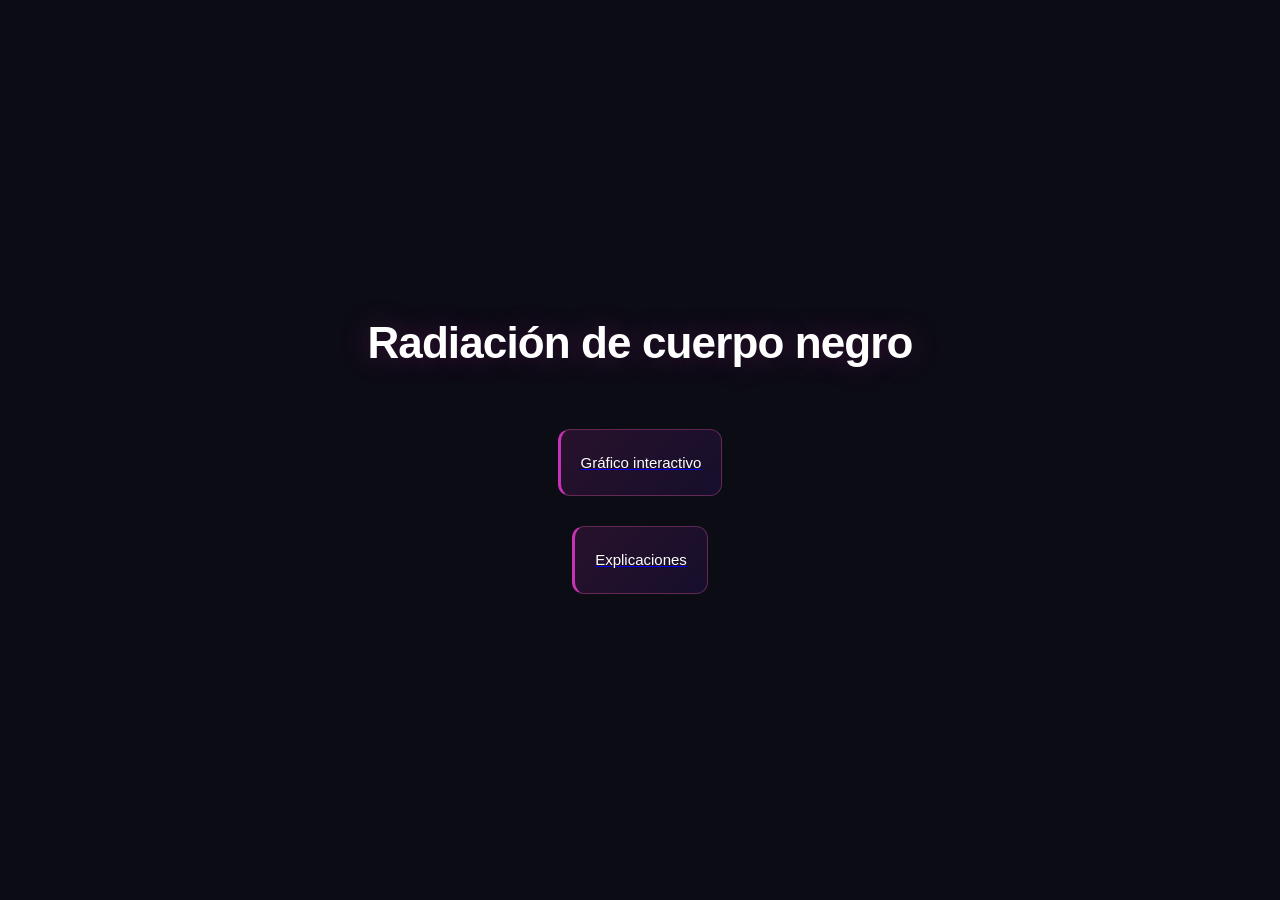
<file: Página.html>
<!DOCTYPE html>
<html lang="en">
<head>
    <meta charset="UTF-8">
    <meta name="viewport" content="width=device-width, initial-scale=1.0">
    <link rel="stylesheet" href="parte1.css">
    <title>Radiación de cuerpo negro</title>
</head>
<body>
    
    <h1>Radiación de cuerpo negro</h1>
    <div class="contenedor">
        <a href="Gráfico.html"> 
            <div class="box">Gráfico interactivo</div>
        </a>
        <a href="Explicaciones.html">
             <div class="box">Explicaciones</div>
        </a>
    </div>
</body>
</html>
</file>
<file: parte1.css>
/* base */
*, *::before, *::after { box-sizing: border-box; margin: 0; padding: 0; }

html { scroll-behavior: smooth; }

body {
    background-color: #0c0c14;
    color: #e2e2f0;
    font-family: 'Space Grotesk', sans-serif;
    font-size: 15px;
    line-height: 1.7;
    min-height: 100vh;
    display: flex;
    flex-direction: column;
    align-items: center;
    justify-content: center;
}

/* título */
h1 {
    text-align: center;
    color: #ffffff;
    font-size: clamp(26px, 4vw, 44px);
    font-weight: 700;
    font-family: 'Space Grotesk', sans-serif;
    letter-spacing: -0.02em;
    margin-bottom: 48px;
    text-shadow: 0 0 30px rgba(200,50,180,0.3);
}

/* contenedor */
.contenedor {
    max-width: 700px;
    display: flex;
    flex-direction: column;
    justify-content: center;
    align-items: center;
    gap: 30px;
    padding: 0 20px;
}

/* sub contenedor */
.fila-superior {
    display: flex;
    justify-content: center;
    align-items: center;
    gap: 30px;
    flex-wrap: wrap;
}


/* fondo */
.stars-background {
    position: fixed;
    inset: 0;
    background:
        radial-gradient(ellipse at 20% 20%, rgba(200,50,180,0.08) 0%, transparent 50%),
        radial-gradient(ellipse at 80% 80%, rgba(80,30,180,0.06) 0%, transparent 50%),
        radial-gradient(ellipse at 50% 50%, rgba(255,100,180,0.03) 0%, transparent 70%);
    pointer-events: none;
    z-index: 0;
}

/* header */
.main-header {
    position: relative;
    z-index: 1;
    text-align: center;
    padding: 60px 20px 40px;
    background: linear-gradient(180deg, rgba(12,12,20,0.8) 0%, transparent 100%);
}

.header-content {
    max-width: 800px;
    margin: 0 auto;
}

.header-tag {
    font-family: 'Space Mono', monospace;
    font-size: 11px;
    letter-spacing: 0.18em;
    text-transform: uppercase;
    color: rgba(255,100,180,0.7);
    display: block;
    margin-bottom: 16px;
}

.header-sub {
    font-family: 'Crimson Pro', serif;
    font-style: italic;
    font-size: 18px;
    color: rgba(200,150,255,0.7);
    margin-top: 16px;
    line-height: 1.5;
}

/* contenido */
.main-content {
    position: relative;
    z-index: 1;
    flex: 1;
    display: flex;
    flex-direction: column;
    align-items: center;
    padding: 20px;
}

.intro-text {
    max-width: 600px;
    text-align: center;
    margin-bottom: 40px;
    color: #9090b8;
    font-size: 15px;
    line-height: 1.7;
    font-family: 'Crimson Pro', serif;
}

/* enlaces */
.card-link {
    text-decoration: none;
    width: 280px;
    height: 140px;
}

/* cajas */
.box {
    background: linear-gradient(135deg, rgba(200,50,180,0.15) 0%, rgba(80,30,180,0.15) 100%);
    width: 100%;
    height: 100%;
    border: 1px solid rgba(255,100,180,0.3);
    border-left: 3px solid #c832b4;
    color: #ffffff;
    display: flex;
    flex-direction: column;
    justify-content: center;
    align-items: center;
    border-radius: 12px;
    font-family: 'Space Grotesk', sans-serif;
    transition: all 0.4s cubic-bezier(0.25, 1, 0.5, 1);
    cursor: pointer;
    position: relative;
    overflow: hidden;
    padding: 20px;
    gap: 12px;
}

.box::before {
    content: '';
    position: absolute;
    inset: 0;
    background: radial-gradient(ellipse at 50% 50%, rgba(255,100,180,0.1) 0%, transparent 70%);
    opacity: 0;
    transition: opacity 0.3s;
}

.box:hover {
    background: linear-gradient(135deg, rgba(200,50,180,0.25) 0%, rgba(80,30,180,0.25) 100%);
    border-color: rgba(255,100,180,0.5);
    border-left-color: #ff80c0;
    transform: translateY(-8px) scale(1.02);
    box-shadow: 0 15px 50px rgba(200,50,180,0.25);
}

.box:hover::before {
    opacity: 1;
}

.box-icon {
    font-size: 32px;
    margin-bottom: 4px;
}

.box-content {
    display: flex;
    flex-direction: column;
    align-items: center;
    gap: 4px;
    text-align: center;
}

.box-title {
    font-size: 18px;
    font-weight: 600;
    letter-spacing: 0.02em;
    color: #ffffff;
}

.box-desc {
    font-size: 12px;
    font-family: 'Space Mono', monospace;
    letter-spacing: 0.05em;
    color: rgba(200,150,255,0.7);
}

.main-footer {
    position: relative;
    z-index: 1;
    padding: 24px;
    text-align: center;
    font-family: 'Space Mono', monospace;
    font-size: 11px;
    color: rgba(150,140,180,0.4);
    letter-spacing: 0.08em;
    border-top: 1px solid rgba(255,100,180,0.08);
    margin-top: 40px;
}

/* scrollbar */
::-webkit-scrollbar { width: 5px; }
::-webkit-scrollbar-track { background: #0c0c14; }
::-webkit-scrollbar-thumb { background: rgba(200,50,180,0.3); border-radius: 3px; }
</file>
<file: parte3.css>
/* base */
*, *::before, *::after { box-sizing: border-box; margin: 0; padding: 0; }

html { scroll-behavior: smooth; }

body {
    background-color: #0c0c14;
    color: #e2e2f0;
    font-family: 'Space Grotesk', sans-serif;
    font-size: 15px;
    line-height: 1.7;
}

/* header */
header {
    background: linear-gradient(135deg, #1a0030 0%, #2d0050 60%, #1a0030 100%);
    border-bottom: 1px solid rgba(255,100,180,0.25);
    padding: 32px 48px 36px;
    display: flex;
    align-items: flex-start;
    gap: 24px;
    position: relative;
    overflow: hidden;
}

/* fondo */
header::before {
    content: '';
    position: absolute;
    inset: 0;
    background:
        radial-gradient(ellipse at 80% 50%, rgba(200,50,180,0.12) 0%, transparent 60%),
        radial-gradient(ellipse at 20% 80%, rgba(80,30,180,0.10) 0%, transparent 50%);
    pointer-events: none;
}

.back-btn {
    color: rgba(255,150,200,0.7);
    text-decoration: none;
    font-size: 13px;
    font-family: 'Space Mono', monospace;
    letter-spacing: 0.05em;
    margin-top: 6px;
    flex-shrink: 0;
    transition: color 0.2s;
}
.back-btn:hover { color: #ff80c0; }

.header-center {
    flex: 1;
    position: relative;
}

.header-tag {
    font-family: 'Space Mono', monospace;
    font-size: 11px;
    letter-spacing: 0.18em;
    text-transform: uppercase;
    color: rgba(255,150,200,0.65);
    display: block;
    margin-bottom: 10px;
}

.header-title {
    font-family: 'Space Grotesk', sans-serif;
    font-size: clamp(26px, 4vw, 44px);
    font-weight: 700;
    color: #ffffff;
    letter-spacing: -0.02em;
    line-height: 1.1;
    margin-bottom: 8px;
}

.header-sub {
    font-family: 'Crimson Pro', serif;
    font-style: italic;
    font-size: 17px;
    color: rgba(220,190,255,0.7);
}

/* intro */
.intro {
    background: #111122;
    border-bottom: 1px solid rgba(255,100,180,0.12);
    padding: 48px 0;
}

.intro-inner {
    max-width: 820px;
    margin: 0 auto;
    padding: 0 48px;
}

.intro-lead {
    font-family: 'Crimson Pro', serif;
    font-size: 21px;
    line-height: 1.6;
    color: #d4c8f0;
    margin-bottom: 16px;
}

.intro-body {
    font-size: 14.5px;
    color: #9090b8;
    line-height: 1.75;
}

/* tabla con los contenidos */
.toc {
    background: #0c0c14;
    border-bottom: 1px solid rgba(255,100,180,0.15);
    position: sticky;
    top: 0;
    z-index: 100;
    backdrop-filter: blur(8px);
}

.toc-inner {
    max-width: 960px;
    margin: 0 auto;
    padding: 12px 48px;
    display: flex;
    align-items: center;
    gap: 28px;
}

.toc-label {
    font-family: 'Space Mono', monospace;
    font-size: 10px;
    letter-spacing: 0.15em;
    text-transform: uppercase;
    color: rgba(255,100,180,0.5);
    flex-shrink: 0;
}

.toc-link {
    font-family: 'Space Mono', monospace;
    font-size: 11px;
    letter-spacing: 0.08em;
    color: rgba(200,190,240,0.6);
    text-decoration: none;
    transition: color 0.2s;
}
.toc-link:hover { color: #ff80c0; }

/* secciones */
.explicacion {
    padding: 72px 0 64px;
    border-bottom: 1px solid rgba(255,100,180,0.10);
}

.explicacion.alt {
    background: #0f0f1e;
}

.exp-inner {
    max-width: 960px;
    margin: 0 auto;
    padding: 0 48px;
}

.exp-numero {
    font-family: 'Space Mono', monospace;
    font-size: 72px;
    font-weight: 700;
    color: rgba(200,50,180,0.12);
    line-height: 1;
    margin-bottom: -16px;
    letter-spacing: -0.04em;
    user-select: none;
}

.exp-titulo {
    font-family: 'Space Grotesk', sans-serif;
    font-size: clamp(22px, 3vw, 32px);
    font-weight: 600;
    color: #ffffff;
    letter-spacing: -0.02em;
    margin-bottom: 6px;
}

.exp-pregunta {
    font-family: 'Crimson Pro', serif;
    font-style: italic;
    font-size: 17px;
    color: rgba(200,150,255,0.7);
    margin-bottom: 36px;
    padding-bottom: 20px;
    border-bottom: 1px solid rgba(255,100,180,0.15);
}

/* dividir en columnas las explicaciones */
.dos-col {
    display: grid;
    grid-template-columns: 1fr 1fr;
    gap: 48px;
    margin-bottom: 36px;
}

@media (max-width: 720px) {
    .dos-col { grid-template-columns: 1fr; gap: 28px; }
    .exp-inner, .intro-inner, .toc-inner, .ref-inner { padding: 0 20px; }
    header { padding: 24px 20px; }
}

.col-titulo {
    font-family: 'Space Mono', monospace;
    font-size: 10px;
    letter-spacing: 0.18em;
    text-transform: uppercase;
    color: #ff80c0;
    margin-bottom: 16px;
    padding-bottom: 8px;
    border-bottom: 1px solid rgba(255,100,180,0.2);
}

.col p {
    font-size: 14px;
    color: #b0b0cc;
    line-height: 1.75;
    margin-bottom: 14px;
}
.col p strong { color: #e2e2f0; font-weight: 600; }
.col p em { color: #d4b8ff; font-style: italic; }

/* caja para las formulas */
.formula-box {
    background: rgba(200,50,180,0.07);
    border: 1px solid rgba(200,50,180,0.25);
    border-left: 3px solid #c832b4;
    border-radius: 6px;
    padding: 14px 16px;
    margin: 14px 0;
    display: flex;
    flex-direction: column;
    gap: 5px;
}

.formula-label {
    font-family: 'Space Mono', monospace;
    font-size: 9px;
    letter-spacing: 0.15em;
    text-transform: uppercase;
    color: rgba(200,50,180,0.7);
}

.formula {
    font-family: 'Space Mono', monospace;
    font-size: 12.5px;
    color: #e8d0ff;
    line-height: 1.5;
}

.formula-desc {
    font-size: 11.5px;
    color: rgba(180,170,220,0.65);
    font-style: italic;
}

/* controles */
.control-desc {
    display: flex;
    flex-direction: column;
    gap: 10px;
    margin-top: 8px;
}

.ctrl-item {
    display: flex;
    align-items: flex-start;
    gap: 10px;
    font-size: 13px;
    color: #a0a0c0;
    line-height: 1.5;
}

.ctrl-item strong { color: #d0d0e8; }

.ctrl-badge {
    background: rgba(200,50,180,0.15);
    border: 1px solid rgba(200,50,180,0.3);
    color: #ff80c0;
    font-family: 'Space Mono', monospace;
    font-size: 9px;
    letter-spacing: 0.1em;
    text-transform: uppercase;
    padding: 2px 7px;
    border-radius: 3px;
    flex-shrink: 0;
    margin-top: 2px;
}

/* tabla */
.tabla-simple {
    margin-top: 16px;
    border: 1px solid rgba(255,100,180,0.15);
    border-radius: 6px;
    overflow: hidden;
    font-size: 13px;
}

.tabla-header {
    display: grid;
    grid-template-columns: repeat(3, 1fr);
    background: rgba(200,50,180,0.15);
    padding: 8px 12px;
    font-family: 'Space Mono', monospace;
    font-size: 10px;
    letter-spacing: 0.08em;
    color: #ff80c0;
    gap: 8px;
}

.tabla-header:has(span:nth-child(2):last-child) {
    grid-template-columns: 1fr 1fr;
}

.tabla-fila {
    display: grid;
    grid-template-columns: repeat(3, 1fr);
    padding: 8px 12px;
    color: #a0a0c0;
    border-top: 1px solid rgba(255,100,180,0.08);
    gap: 8px;
}

.tabla-fila:nth-child(even) { background: rgba(255,255,255,0.02); }

/* cuando la tabla tiene 2 columnas */
.tabla-fila:has(span:nth-child(2):last-child) {
    grid-template-columns: 1fr 1fr;
}

.tabla-note {
    padding: 6px 12px;
    font-size: 10px;
    color: rgba(180,170,220,0.45);
    font-style: italic;
    border-top: 1px solid rgba(255,100,180,0.08);
    font-family: 'Space Mono', monospace;
}

/* datos */
.dato-clave {
    background: rgba(200,50,180,0.06);
    border: 1px solid rgba(200,50,180,0.2);
    border-radius: 8px;
    padding: 16px 20px;
    font-size: 13.5px;
    color: #c0b0e0;
    line-height: 1.65;
    display: flex;
    gap: 12px;
    align-items: flex-start;
}

.dato-icon {
    color: #c832b4;
    font-size: 16px;
    flex-shrink: 0;
    margin-top: 1px;
}

/* referencias */
.referencias {
    background: #0a0a12;
    padding: 48px 0;
    border-top: 1px solid rgba(255,100,180,0.12);
}

.ref-inner {
    max-width: 820px;
    margin: 0 auto;
    padding: 0 48px;
}

.ref-titulo {
    font-family: 'Space Mono', monospace;
    font-size: 10px;
    letter-spacing: 0.18em;
    text-transform: uppercase;
    color: rgba(255,100,180,0.5);
    margin-bottom: 20px;
}

.ref-lista {
    list-style: none;
    display: flex;
    flex-direction: column;
    gap: 8px;
}

.ref-lista li {
    font-size: 13px;
    color: #7070a0;
    padding-left: 16px;
    border-left: 2px solid rgba(200,50,180,0.25);
    line-height: 1.5;
}

.ref-lista li em { color: #9090c0; }


footer {
    background: #080810;
    border-top: 1px solid rgba(255,100,180,0.1);
    padding: 20px 48px;
    display: flex;
    justify-content: space-between;
    align-items: center;
    font-size: 12px;
    color: rgba(150,140,180,0.5);
    font-family: 'Space Mono', monospace;
}

footer a {
    color: rgba(255,100,180,0.5);
    text-decoration: none;
    transition: color 0.2s;
}
footer a:hover { color: #ff80c0; }

/* scroll bar */
::-webkit-scrollbar { width: 5px; }
::-webkit-scrollbar-track { background: #0c0c14; }
::-webkit-scrollbar-thumb { background: rgba(200,50,180,0.3); border-radius: 3px; }
</file>
<file: parte2.css>
/* base */
*, *::before, *::after { box-sizing: border-box; margin: 0; padding: 0; }

html { scroll-behavior: smooth; }

body {
    background-color: #0c0c14;
    color: #e2e2f0;
    font-family: 'Space Grotesk', sans-serif;
    font-size: 15px;
    line-height: 1.7;
}

/* header */
.header {
    width: 100%;
    float: left;
    height: 100px;
    background: linear-gradient(135deg, #1a0030 0%, #2d0050 60%, #1a0030 100%);
    border-bottom: 1px solid rgba(255,100,180,0.25);
    display: flex;
    justify-content: center;
    align-items: center;
    font-size: clamp(24px, 3vw, 36px);
    font-family: 'Space Grotesk', sans-serif;
    font-weight: 700;
    color: #ffffff;
    letter-spacing: -0.02em;
    position: relative;
    overflow: hidden;
}

.header::before {
    content: '';
    position: absolute;
    inset: 0;
    background:
        radial-gradient(ellipse at 80% 50%, rgba(200,50,180,0.12) 0%, transparent 60%),
        radial-gradient(ellipse at 20% 80%, rgba(80,30,180,0.10) 0%, transparent 50%);
    pointer-events: none;
}

.header .button {
    position: absolute;
    right: 20px;
}

.header .button a {
    color: rgba(255,150,200,0.7);
    text-decoration: none;
    font-family: 'Space Mono', monospace;
    font-size: 12px;
    letter-spacing: 0.05em;
    transition: color 0.2s;
}

.header .button a:hover {
    color: #ff80c0;
}

/* sidebar izq */
.sidebar {
    width: 20%;
    float: left;
    height: 700px;
    background: #111122;
    border-right: 1px solid rgba(255,100,180,0.12);
    display: flex;
    justify-content: center;
    flex-direction: column;
    padding: 16px;
}

/* contenido */
.content {
    width: 60%;
    float: left;
    background: #0c0c14;
    height: 700px;
    padding: 16px;
}

/* sidebar derecja */
.izquierda {
    width: 20%;
    float: right;
    height: 700px;
    background: #111122;
    border-left: 1px solid rgba(255,100,180,0.12);
    display: flex;
    justify-content: center;
    flex-direction: column;
    padding: 16px;
}


.footer {
    width: 100%;
    float: left;
    height: 80px;
    background: #080810;
    border-top: 1px solid rgba(255,100,180,0.1);
    display: flex;
    justify-content: center;
    align-items: center;
    font-family: 'Space Mono', monospace;
    font-size: 12px;
    color: rgba(150,140,180,0.5);
}

/* scrollbar */
::-webkit-scrollbar { width: 5px; }
::-webkit-scrollbar-track { background: #0c0c14; }
::-webkit-scrollbar-thumb { background: rgba(200,50,180,0.3); border-radius: 3px; }
</file>
